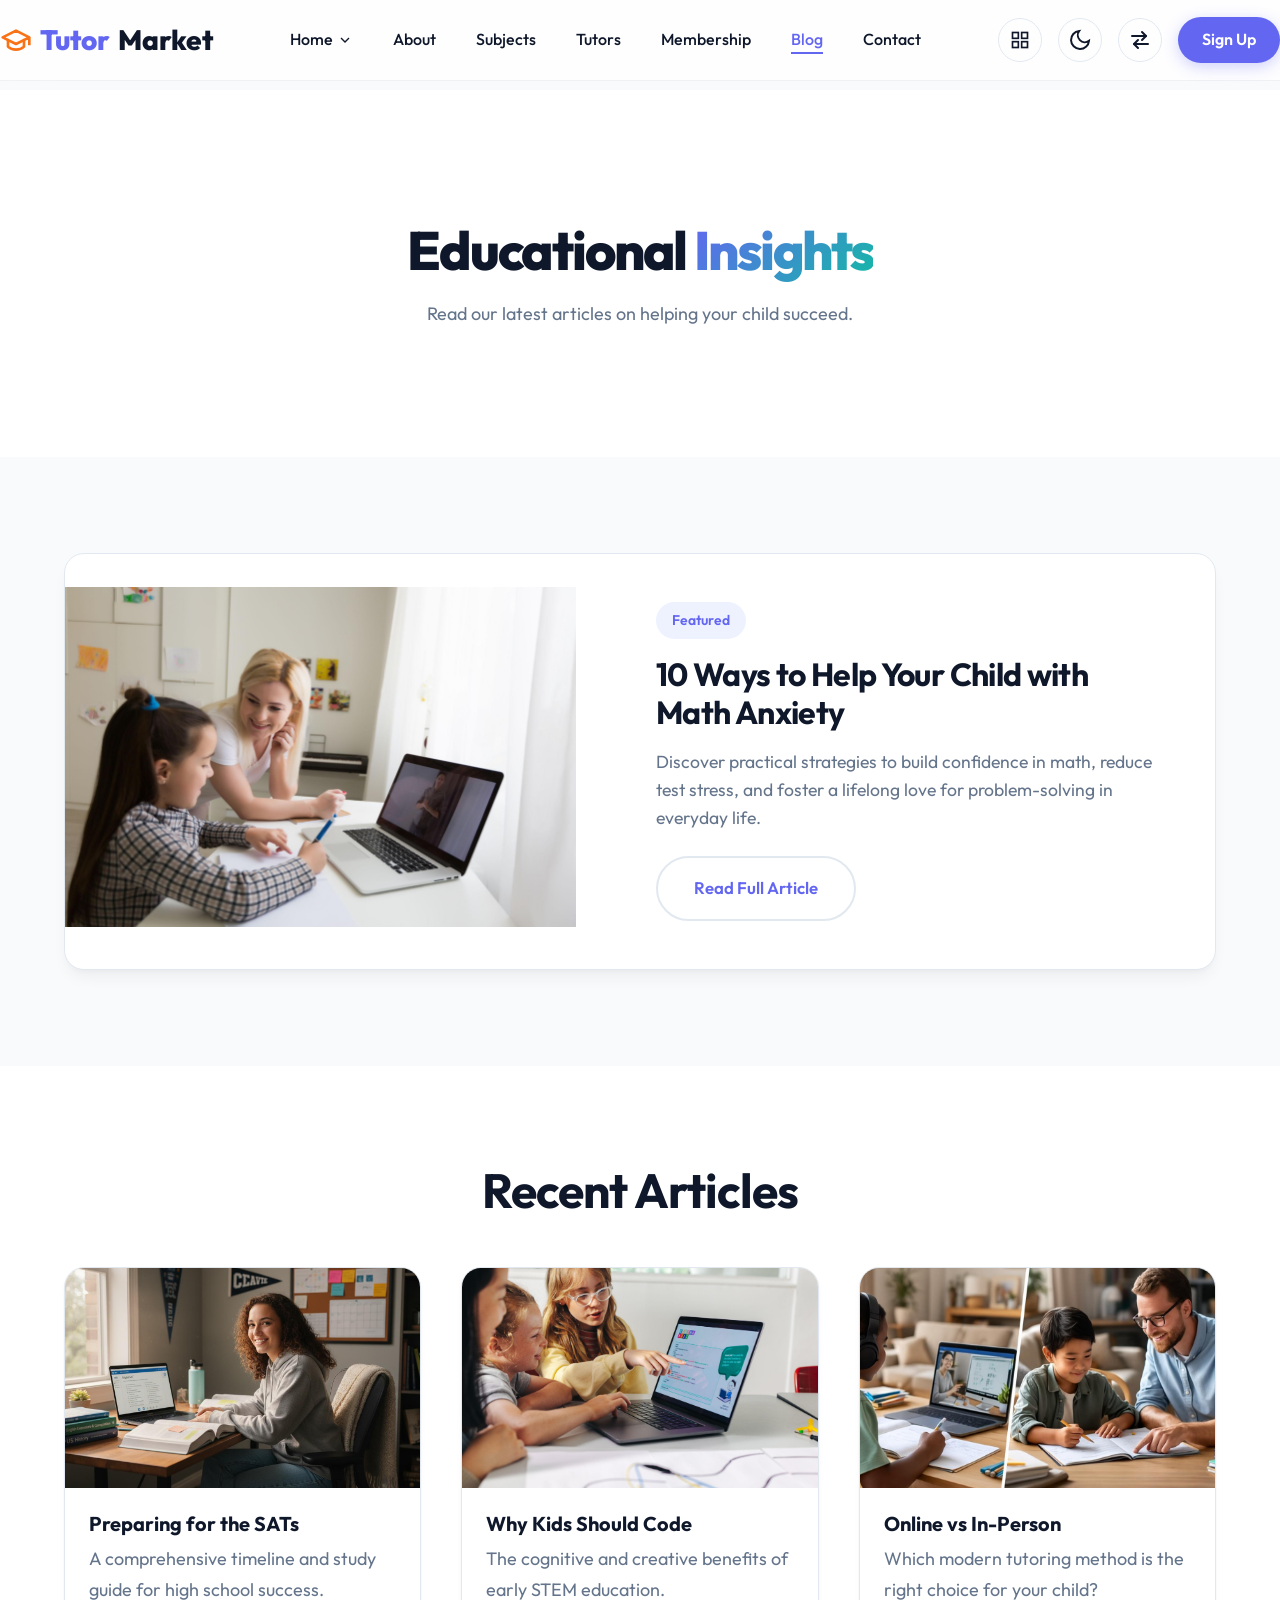
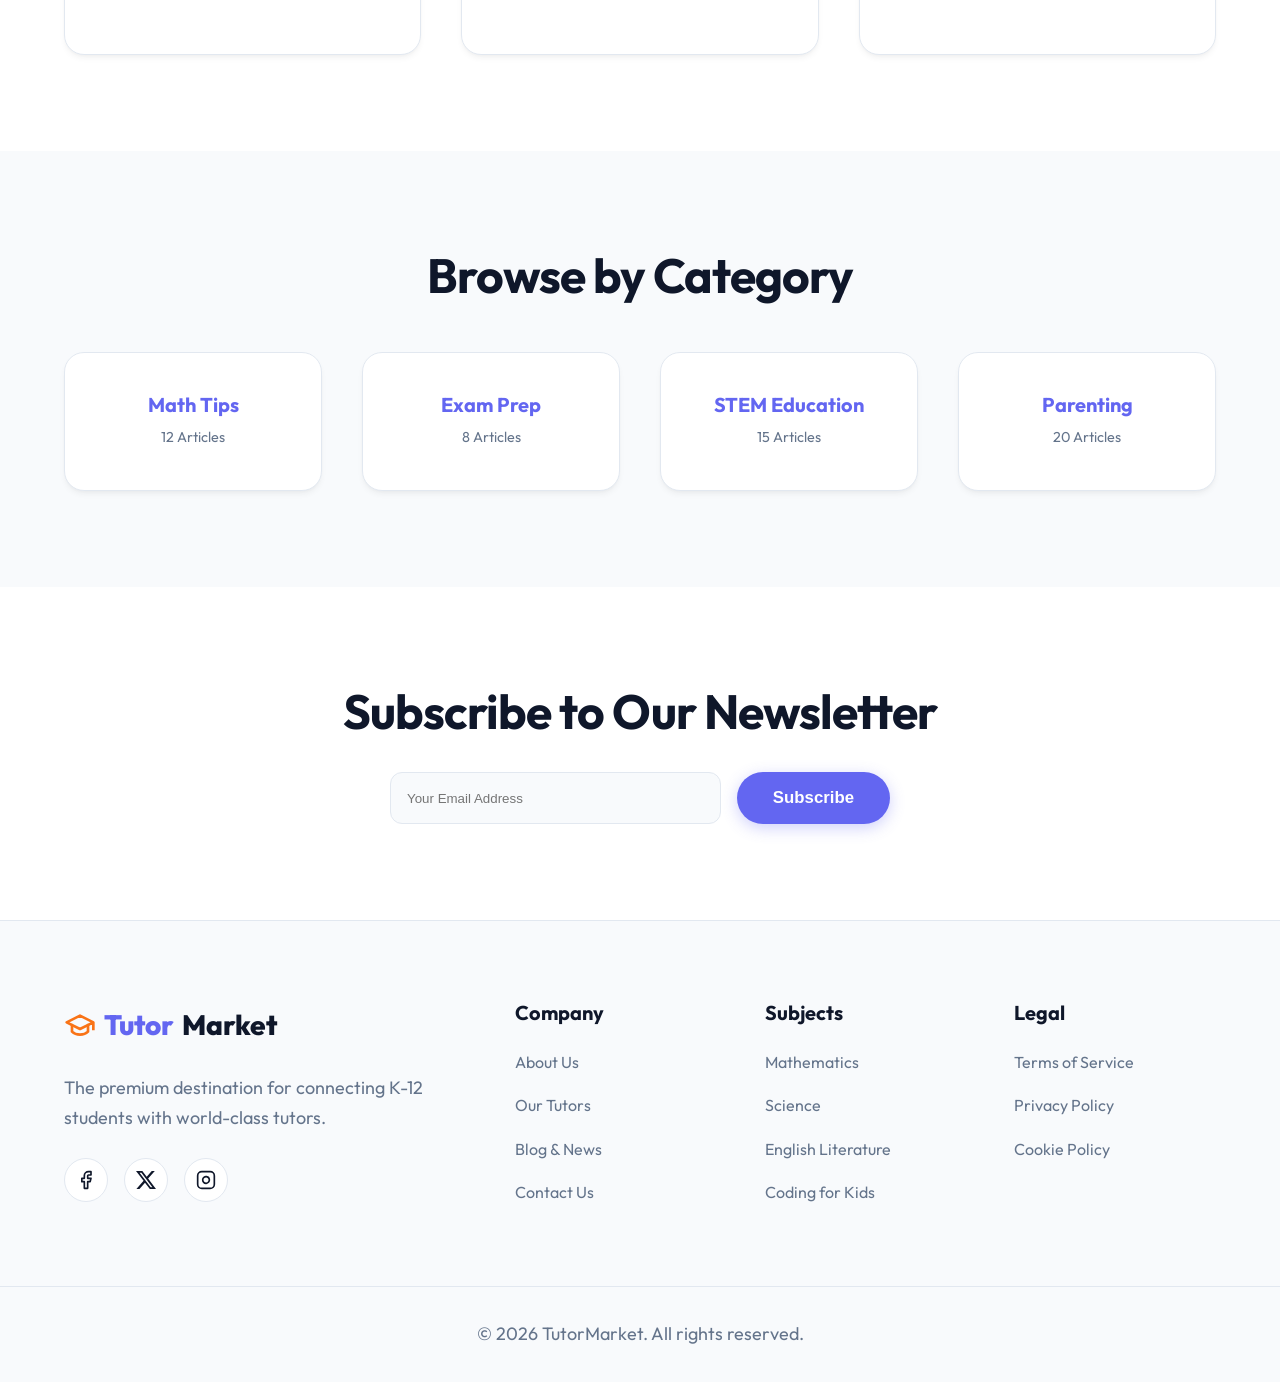
<file: blog.html>
<!DOCTYPE html>
<html lang="en">

<head>
    <meta charset="UTF-8">
    <meta name="viewport" content="width=device-width, initial-scale=1.0">
    <title>Blog - K-12 Online Tutoring</title>
    <meta name="description" content="Read our latest tips, news, and insights on K-12 education.">

    <!-- Favicon -->
    <link rel="icon" type="image/svg+xml" href="assets/images/favicon.svg">

    <!-- CSS -->
    <link rel="stylesheet" href="assets/css/style.css">
    <link rel="stylesheet" href="assets/css/dark-mode.css">
    <link rel="stylesheet" href="assets/css/rtl.css">
</head>

<body>
    <!-- NAVIGATION -->
    <nav class="navbar">
        <div class="container navbar-inner"
            style="display: flex; justify-content: space-between; align-items: center; padding: 1rem 0;">
            <div class="logo">
                <a href="index.html"
                    style="font-size: 1.75rem; font-weight: 800; color: var(--primary); display: flex; align-items: center; gap: 0.5rem;">
                    <svg viewBox="0 0 24 24" fill="none" stroke="currentColor" stroke-width="2" style="width: 32px; height: 32px; color: var(--secondary);">
                        <path d="M22 10v6M2 10l10-5 10 5-10 5z" stroke-linejoin="round"></path>
                        <path d="M6 12v5c3 3 9 3 12 0v-5" stroke-linecap="round" stroke-linejoin="round"></path>
                    </svg>
                    Tutor<span style="color: var(--text-primary)">Market</span>
                </a>
            </div>

            <ul class="nav-links">
                <li class="dropdown" style="position: relative;">
                    <a href="javascript:void(0)" class="dropdown-toggle" style="display: flex; align-items: center; gap: 4px;">
                        Home <svg viewBox="0 0 24 24" fill="none" stroke="currentColor" stroke-width="2" style="width: 16px; height: 16px;"><polyline points="6 9 12 15 18 9"></polyline></svg>
                    </a>
                    <ul class="dropdown-menu" style="position: absolute; top: 100%; left: 0; background: var(--card-bg); border: 1px solid var(--border-color); border-radius: var(--radius-sm); padding: 0.5rem 0; min-width: 150px; display: none; flex-direction: column; gap: 0.5rem; box-shadow: var(--shadow-hover);">
                        <li><a href="index.html" style="display: block; padding: 0.5rem 1.5rem;">Home 1</a></li>
                        <li><a href="home-2.html" style="display: block; padding: 0.5rem 1.5rem;">Home 2</a></li>
                    </ul>
                </li>
                <li><a href="about.html">About</a></li>
                <li><a href="subjects.html">Subjects</a></li>
                <li><a href="tutors.html">Tutors</a></li>
                <li><a href="membership.html">Membership</a></li>
                <li><a href="blog.html" class="active">Blog</a></li>
                <li><a href="contact.html">Contact</a></li>
                
                
                
                <li class="mobile-action-row mobile-only" style="flex-direction: column; gap: 1rem; align-items: center; width: 100%; margin-top: 1rem;">
                    <div style="display: flex; gap: 1.5rem; justify-content: center; align-items: center; width: 100%;">
                <button class="btn-icon-only dark-mode-toggle" aria-label="Dark Mode">
                            <svg viewBox="0 0 24 24" fill="none" stroke="currentColor" stroke-width="2" style="width: 20px; height: 20px;"><path d="M21 12.79A9 9 0 1 1 11.21 3 7 7 0 0 0 21 12.79z"></path></svg>
                        </button>
                        <button class="btn-icon-only rtl-toggle" aria-label="Toggle RTL">
                            <svg viewBox="0 0 24 24" fill="none" stroke="currentColor" stroke-width="2" stroke-linecap="round" stroke-linejoin="round" style="width: 20px; height: 20px;">
                                <path d="M14 4l4 4-4 4"></path><path d="M18 8H4"></path><path d="M10 20l-4-4 4-4"></path><path d="M6 16h14"></path>
                            </svg>
                        </button>
                    </div>
                    <a href="register.html" class="btn btn-primary mobile-signup" style="width: 80%; text-align: center;">Sign Up</a>
                </li>
            </ul>

            <div class="nav-actions" style="display: flex; gap: 1rem; align-items: center;">
                <a href="dashboard.html" class="btn-icon-only" aria-label="Dashboard">
                            <svg viewBox="0 0 24 24" fill="none" stroke="currentColor" stroke-width="2" style="width: 20px; height: 20px;"><rect x="3" y="3" width="7" height="7"></rect><rect x="14" y="3" width="7" height="7"></rect><rect x="14" y="14" width="7" height="7"></rect><rect x="3" y="14" width="7" height="7"></rect></svg>
                        </a>
                <button id="darkModeToggle" class="btn-icon-only"
                    style="background: transparent; border: none; cursor: pointer; color: var(--text-primary);"
                    aria-label="Dark Mode">
                    <svg viewBox="0 0 24 24" fill="none" stroke="currentColor" stroke-width="2"
                        style="width: 24px; height: 24px;">
                        <path d="M21 12.79A9 9 0 1 1 11.21 3 7 7 0 0 0 21 12.79z"></path>
                    </svg>
                </button>
                <button id="rtlToggle" class="btn-icon-only"
                    style="background: transparent; border: none; cursor: pointer; color: var(--text-primary);"
                    aria-label="Toggle RTL">
                    <svg viewBox="0 0 24 24" fill="none" stroke="currentColor" stroke-width="2" stroke-linecap="round"
                        stroke-linejoin="round"
                        style="width: 24px; height: 24px;">
                        <path d="M14 4l4 4-4 4"></path>
                        <path d="M18 8H4"></path>
                        <path d="M10 20l-4-4 4-4"></path>
                        <path d="M6 16h14"></path>
                    </svg>
                </button>
                <a href="register.html" class="btn btn-primary desktop-signup" style="padding: 0.6rem 1.5rem; font-size: 1rem;">Sign
                    Up</a>
                <button class="mobile-menu-btn" aria-label="Menu">
                    <svg viewBox="0 0 24 24" fill="none" stroke="currentColor" stroke-width="2" style="width: 24px; height: 24px;">
                        <line x1="3" y1="12" x2="21" y2="12"></line>
                        <line x1="3" y1="6" x2="21" y2="6"></line>
                        <line x1="3" y1="18" x2="21" y2="18"></line>
                    </svg>
                </button>
            </div>
        </div>
    </nav>

    <!-- SECTION 1: HERO -->
    <header class="hero section-alt" style="padding: 8rem 0; text-align: center;">
        <div class="container reveal">
            <h1 style="font-size: clamp(36px, 5vw, 54px); margin-bottom: 1rem;">Educational <span
                    class="text-gradient">Insights</span></h1>
            <p style="max-width: 600px; margin: 0 auto;">Read our latest articles on helping your child succeed.</p>
        </div>
    </header>

    <!-- SECTION 2: FEATURED POST -->
    <section class="featured-post" style="padding: 6rem 0;">
        <div class="container">
            <div class="card reveal"
                style="display: flex; gap: 2rem; align-items: center; padding: 0; overflow: hidden; box-shadow: var(--shadow-md);">
                <div style="flex: 1; height: 100%; min-height: 350px;">
                    <img src="assets/images/blog1.jpg" alt="Featured Blog"
                        style="width: 100%; height: 100%; object-fit: cover;">
                </div>
                <div style="flex: 1; padding: 3rem;">
                    <div class="badge badge-primary" style="margin-bottom: 1rem;">Featured</div>
                    <h2 style="font-size: 2rem; margin-bottom: 1rem;">10 Ways to Help Your Child with Math Anxiety</h2>
                    <p
                        style="margin-bottom: 1.5rem; color: var(--text-secondary); font-size: 1.1rem; line-height: 1.6;">
                        Discover practical strategies to build confidence in math, reduce test stress, and foster a
                        lifelong love for problem-solving in everyday life.</p>
                    <a href="#" class="btn btn-outline">Read Full Article</a>
                </div>
            </div>
        </div>
    </section>

    <!-- SECTION 3: RECENT POSTS -->
    <section class="recent-posts section-alt" style="padding: 6rem 0;">
        <div class="container">
            <h2 class="reveal text-center">Recent Articles</h2>
            <div class="grid" style="grid-template-columns: repeat(3, 1fr); margin-top: 3rem;">
                <div class="card reveal"
                    style="padding: 0; overflow: hidden; display: flex; flex-direction: column; box-shadow: var(--shadow-sm);">
                    <img src="assets/images/blog2.jpg" alt="SATs"
                        style="height: 220px; width: 100%; object-fit: cover;">
                    <div style="padding: 1.5rem;">
                        <h3 style="margin-bottom: 0.5rem; font-size: 1.25rem;">Preparing for the SATs</h3>
                        <p style="color: var(--text-secondary);">A comprehensive timeline and study guide for high
                            school success.</p>
                    </div>
                </div>
                <div class="card reveal"
                    style="padding: 0; overflow: hidden; display: flex; flex-direction: column; box-shadow: var(--shadow-sm);">
                    <img src="assets/images/blog3.jpg" alt="Coding"
                        style="height: 220px; width: 100%; object-fit: cover;">
                    <div style="padding: 1.5rem;">
                        <h3 style="margin-bottom: 0.5rem; font-size: 1.25rem;">Why Kids Should Code</h3>
                        <p style="color: var(--text-secondary);">The cognitive and creative benefits of early STEM
                            education.</p>
                    </div>
                </div>
                <div class="card reveal"
                    style="padding: 0; overflow: hidden; display: flex; flex-direction: column; box-shadow: var(--shadow-sm);">
                    <img src="assets/images/blog4.jpg" alt="Online Tutoring"
                        style="height: 220px; width: 100%; object-fit: cover;">
                    <div style="padding: 1.5rem;">
                        <h3 style="margin-bottom: 0.5rem; font-size: 1.25rem;">Online vs In-Person</h3>
                        <p style="color: var(--text-secondary);">Which modern tutoring method is the right choice for
                            your child?</p>
                    </div>
                </div>
            </div>
        </div>
    </section>

    <!-- SECTION 3.5: CATEGORIES -->
    <section class="categories" style="padding: 6rem 0;">
        <div class="container">
            <h2 class="reveal text-center">Browse by Category</h2>
            <div class="grid" style="grid-template-columns: repeat(4, 1fr); margin-top: 3rem;">
                <a href="#" class="card reveal text-center hover-lift"
                    style="display: block; transition: var(--transition-normal); box-shadow: var(--shadow-sm);">
                    <h3 style="margin: 0; font-size: 1.25rem; color: var(--primary);">Math Tips</h3>
                    <p style="color: var(--text-secondary); margin: 0.5rem 0 0 0; font-size: 0.9rem;">12 Articles</p>
                </a>
                <a href="#" class="card reveal text-center hover-lift"
                    style="display: block; transition: var(--transition-normal); box-shadow: var(--shadow-sm);">
                    <h3 style="margin: 0; font-size: 1.25rem; color: var(--primary);">Exam Prep</h3>
                    <p style="color: var(--text-secondary); margin: 0.5rem 0 0 0; font-size: 0.9rem;">8 Articles</p>
                </a>
                <a href="#" class="card reveal text-center hover-lift"
                    style="display: block; transition: var(--transition-normal); box-shadow: var(--shadow-sm);">
                    <h3 style="margin: 0; font-size: 1.25rem; color: var(--primary);">STEM Education</h3>
                    <p style="color: var(--text-secondary); margin: 0.5rem 0 0 0; font-size: 0.9rem;">15 Articles</p>
                </a>
                <a href="#" class="card reveal text-center hover-lift"
                    style="display: block; transition: var(--transition-normal); box-shadow: var(--shadow-sm);">
                    <h3 style="margin: 0; font-size: 1.25rem; color: var(--primary);">Parenting</h3>
                    <p style="color: var(--text-secondary); margin: 0.5rem 0 0 0; font-size: 0.9rem;">20 Articles</p>
                </a>
            </div>
        </div>
    </section>

    <!-- SECTION 4: NEWSLETTER -->
    <section class="newsletter" style="padding: 6rem 0; text-align: center; background-color: var(--card-bg);">
        <div class="container reveal">
            <h2 style="margin-bottom: 2rem; color: var(--text-primary);">Subscribe to Our Newsletter</h2>
            <div style="display: flex; gap: 1rem; justify-content: center; max-width: 500px; margin: 0 auto;">
                <input type="email" placeholder="Your Email Address"
                    style="padding: 1rem; flex: 1; border: 1px solid var(--border-color); border-radius: var(--radius-sm); background-color: var(--bg-color); color: var(--text-primary); outline: none;">
                <button class="btn btn-primary">Subscribe</button>
            </div>
        </div>
    </section>

    <!-- SECTION 5: FOOTER -->
    <!-- FOOTER -->
    <footer style="padding: 5rem 0 2rem; background: var(--bg-color); border-top: 1px solid var(--border-color);">
        <div class="container footer-grid">
            <!-- Col 1 -->
            <div class="footer-col">
                <a href="index.html"
                    style="font-size: 1.75rem; font-weight: 800; color: var(--primary); display: flex; align-items: center; gap: 0.5rem; margin-bottom: 1.5rem;">
                    <svg viewBox="0 0 24 24" fill="none" stroke="currentColor" stroke-width="2" style="width: 32px; height: 32px; color: var(--secondary);">
                        <path d="M22 10v6M2 10l10-5 10 5-10 5z" stroke-linejoin="round"></path>
                        <path d="M6 12v5c3 3 9 3 12 0v-5" stroke-linecap="round" stroke-linejoin="round"></path>
                    </svg>
                    Tutor<span style="color: var(--text-primary)">Market</span>
                </a>
                <p>The premium destination for connecting K-12 students with world-class tutors.</p>
                <div class="social-icons">
                    <a href="#" class="social-icon"><svg width="20" height="20" viewBox="0 0 24 24" fill="none" stroke="currentColor" stroke-width="2" stroke-linecap="round" stroke-linejoin="round"><path d="M18 2h-3a5 5 0 0 0-5 5v3H7v4h3v8h4v-8h3l1-4h-4V7a1 1 0 0 1 1-1h3z"></path></svg></a>
                    <a href="#" class="social-icon"><svg width="20" height="20" viewBox="0 0 24 24" fill="currentColor" stroke="none">
                            <path d="M18.901 1.153h3.68l-8.04 9.19L24 22.846h-7.406l-5.8-7.584-6.638 7.584H.474l8.6-9.83L0 1.154h7.594l5.243 6.932ZM17.61 20.644h2.039L6.486 3.24H4.298Z"></path>
                        </svg></a>
                    <a href="#" class="social-icon"><svg width="20" height="20" viewBox="0 0 24 24" fill="none"
                            stroke="currentColor" stroke-width="2">
                            <rect x="2" y="2" width="20" height="20" rx="5" ry="5"></rect>
                            <path d="M16 11.37A4 4 0 1 1 12.63 8 4 4 0 0 1 16 11.37z"></path>
                            <line x1="17.5" y1="6.5" x2="17.51" y2="6.5"></line>
                        </svg></a>
                </div>
            </div>
            <!-- Col 2 -->
            <div class="footer-col">
                <h4>Company</h4>
                <ul>
                    <li><a href="about.html">About Us</a></li>
                    <li><a href="tutors.html">Our Tutors</a></li>
                    <li><a href="blog.html">Blog & News</a></li>
                    <li><a href="contact.html">Contact Us</a></li>
                </ul>
            </div>
            <!-- Col 3 -->
            <div class="footer-col">
                <h4>Subjects</h4>
                <ul>
                    <li><a href="subjects.html">Mathematics</a></li>
                    <li><a href="subjects.html">Science</a></li>
                    <li><a href="subjects.html">English Literature</a></li>
                    <li><a href="subjects.html">Coding for Kids</a></li>
                </ul>
            </div>
            <!-- Col 4 -->
            <div class="footer-col">
                <h4>Legal</h4>
                <ul>
                    <li><a href="#">Terms of Service</a></li>
                    <li><a href="#">Privacy Policy</a></li>
                    <li><a href="#">Cookie Policy</a></li>
                </ul>
            </div>
        </div>
        <div class="container"
            style="text-align: center; margin-top: 4rem; padding-top: 2rem; border-top: 1px solid var(--border-color);">
            <p style="margin: 0;">&copy; 2026 TutorMarket. All rights reserved.</p>
        </div>
    </footer>

    <!-- JS -->
    <script src="assets/js/main.js"></script>
</body>

</html>
</file>
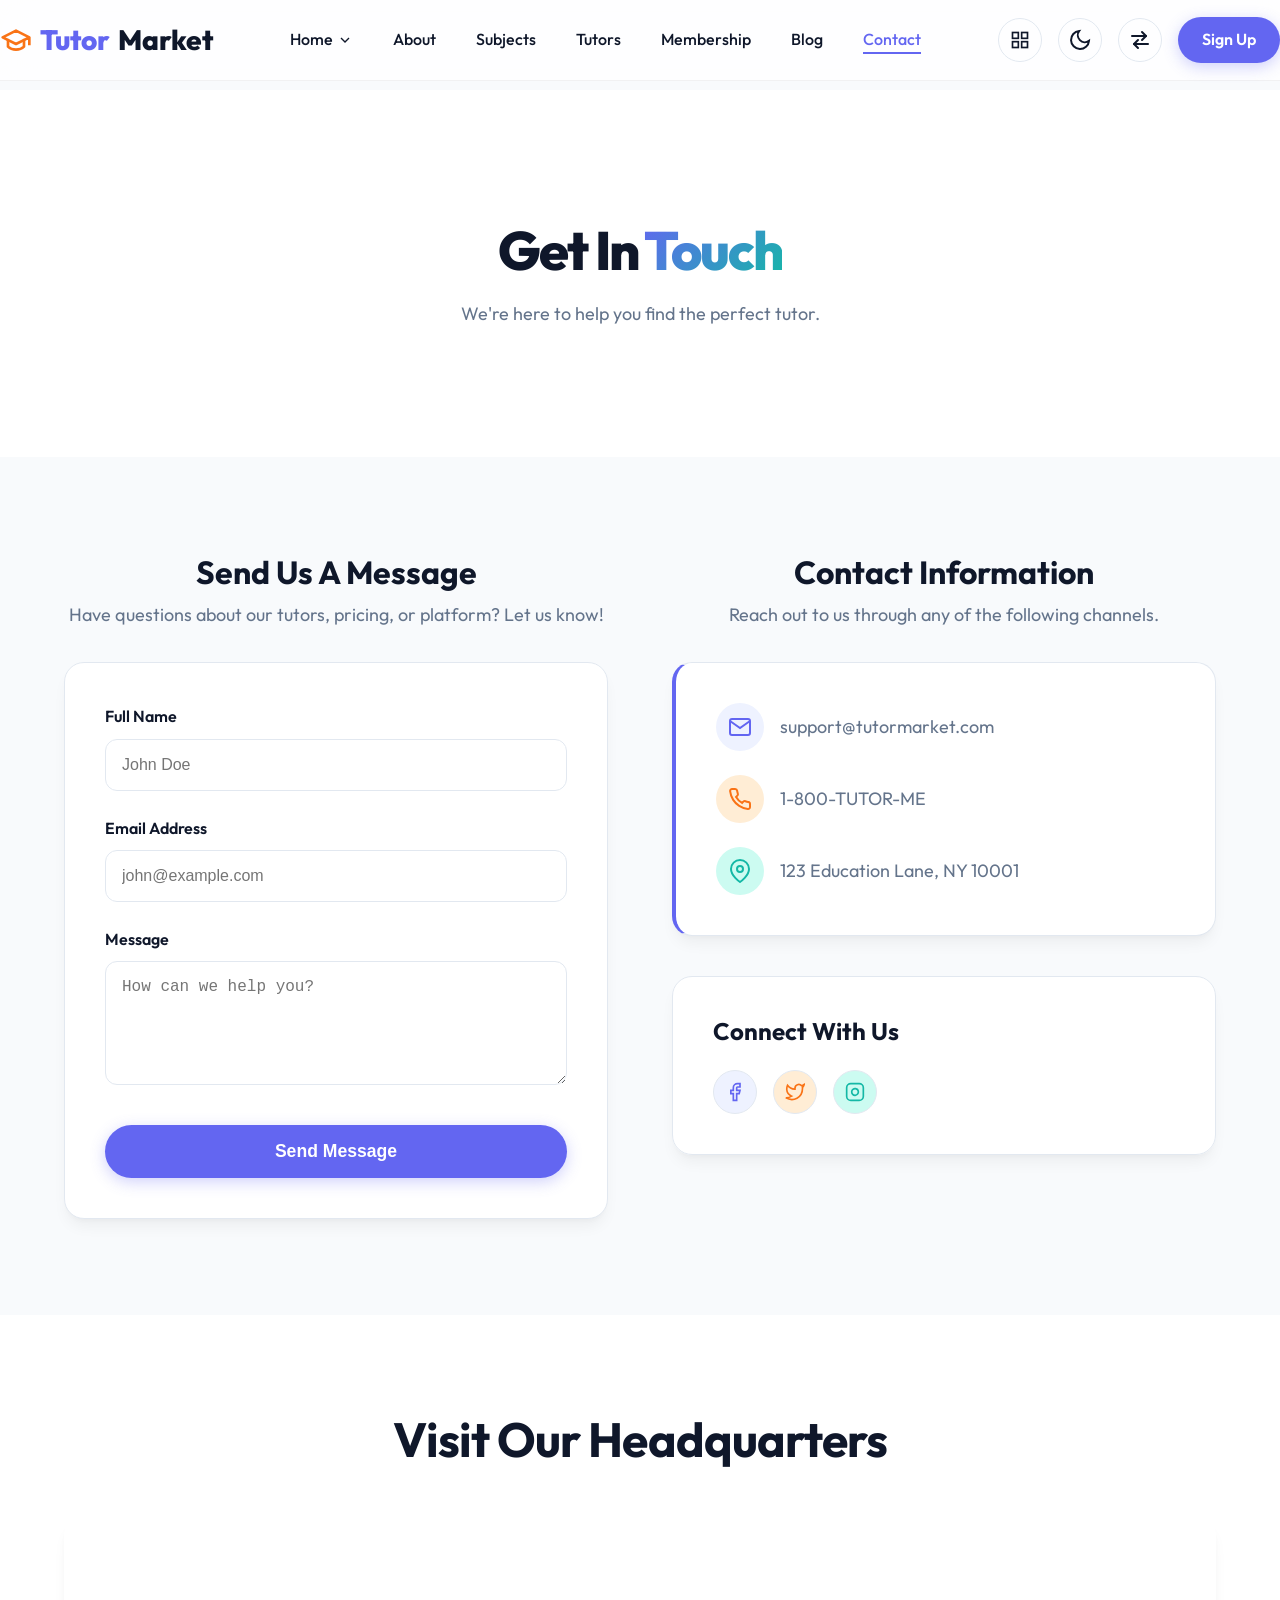
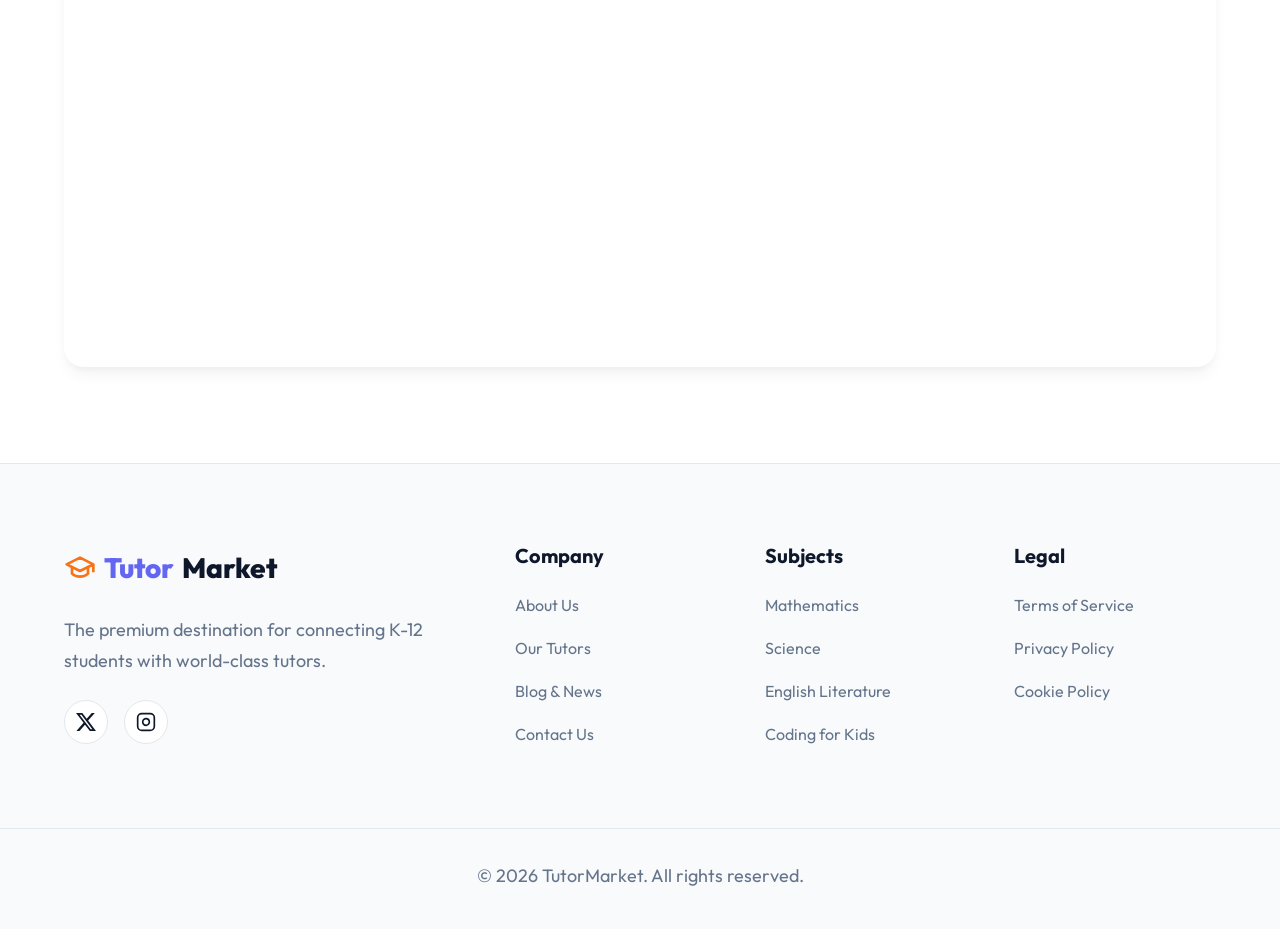
<file: contact.html>
﻿<!DOCTYPE html>
<html lang="en">

<head>
    <meta charset="UTF-8">
    <meta name="viewport" content="width=device-width, initial-scale=1.0">
    <title>Contact - K-12 Online Tutoring</title>
    <meta name="description" content="Get in touch with our team for support or inquiries.">

    <!-- Favicon -->
    <link rel="icon" type="image/svg+xml" href="assets/images/favicon.svg">

    <!-- CSS -->
    <link rel="stylesheet" href="assets/css/style.css">
    <link rel="stylesheet" href="assets/css/dark-mode.css">
    <link rel="stylesheet" href="assets/css/rtl.css">
</head>

<body>
    <!-- NAVIGATION -->
    <nav class="navbar">
        <div class="container navbar-inner"
            style="display: flex; justify-content: space-between; align-items: center; padding: 1rem 0;">
            <div class="logo">
                <a href="index.html"
                    style="font-size: 1.75rem; font-weight: 800; color: var(--primary); display: flex; align-items: center; gap: 0.5rem;">
                    <svg viewBox="0 0 24 24" fill="none" stroke="currentColor" stroke-width="2" style="width: 32px; height: 32px; color: var(--secondary);">
                        <path d="M22 10v6M2 10l10-5 10 5-10 5z" stroke-linejoin="round"></path>
                        <path d="M6 12v5c3 3 9 3 12 0v-5" stroke-linecap="round" stroke-linejoin="round"></path>
                    </svg>
                    Tutor<span style="color: var(--text-primary)">Market</span>
                </a>
            </div>

            <ul class="nav-links">
                <li class="dropdown" style="position: relative;">
                    <a href="javascript:void(0)" class="dropdown-toggle" style="display: flex; align-items: center; gap: 4px;">
                        Home <svg viewBox="0 0 24 24" fill="none" stroke="currentColor" stroke-width="2" style="width: 16px; height: 16px;"><polyline points="6 9 12 15 18 9"></polyline></svg>
                    </a>
                    <ul class="dropdown-menu" style="position: absolute; top: 100%; left: 0; background: var(--card-bg); border: 1px solid var(--border-color); border-radius: var(--radius-sm); padding: 0.5rem 0; min-width: 150px; display: none; flex-direction: column; gap: 0.5rem; box-shadow: var(--shadow-hover);">
                        <li><a href="index.html" style="display: block; padding: 0.5rem 1.5rem;">Home 1</a></li>
                        <li><a href="home-2.html" style="display: block; padding: 0.5rem 1.5rem;">Home 2</a></li>
                    </ul>
                </li>
                <li><a href="about.html">About</a></li>
                <li><a href="subjects.html">Subjects</a></li>
                <li><a href="tutors.html">Tutors</a></li>
                <li><a href="membership.html">Membership</a></li>
                <li><a href="blog.html">Blog</a></li>
                <li><a href="contact.html" class="active">Contact</a></li>
                
                
                
                <li class="mobile-action-row mobile-only" style="flex-direction: column; gap: 1rem; align-items: center; width: 100%; margin-top: 1rem;">
                    <div style="display: flex; gap: 1.5rem; justify-content: center; align-items: center; width: 100%;">
                <button class="btn-icon-only dark-mode-toggle" aria-label="Dark Mode">
                            <svg viewBox="0 0 24 24" fill="none" stroke="currentColor" stroke-width="2" style="width: 20px; height: 20px;"><path d="M21 12.79A9 9 0 1 1 11.21 3 7 7 0 0 0 21 12.79z"></path></svg>
                        </button>
                        <button class="btn-icon-only rtl-toggle" aria-label="Toggle RTL">
                            <svg viewBox="0 0 24 24" fill="none" stroke="currentColor" stroke-width="2" stroke-linecap="round" stroke-linejoin="round" style="width: 20px; height: 20px;">
                                <path d="M14 4l4 4-4 4"></path><path d="M18 8H4"></path><path d="M10 20l-4-4 4-4"></path><path d="M6 16h14"></path>
                            </svg>
                        </button>
                    </div>
                    <a href="register.html" class="btn btn-primary mobile-signup" style="width: 80%; text-align: center;">Sign Up</a>
                </li>
            </ul>

            <div class="nav-actions" style="display: flex; gap: 1rem; align-items: center;">
                <a href="dashboard.html" class="btn-icon-only" aria-label="Dashboard">
                            <svg viewBox="0 0 24 24" fill="none" stroke="currentColor" stroke-width="2" style="width: 20px; height: 20px;"><rect x="3" y="3" width="7" height="7"></rect><rect x="14" y="3" width="7" height="7"></rect><rect x="14" y="14" width="7" height="7"></rect><rect x="3" y="14" width="7" height="7"></rect></svg>
                        </a>
                <button id="darkModeToggle" class="btn-icon-only"
                    style="background: transparent; border: none; cursor: pointer; color: var(--text-primary);"
                    aria-label="Dark Mode">
                    <svg viewBox="0 0 24 24" fill="none" stroke="currentColor" stroke-width="2"
                        style="width: 24px; height: 24px;">
                        <path d="M21 12.79A9 9 0 1 1 11.21 3 7 7 0 0 0 21 12.79z"></path>
                    </svg>
                </button>
                <button id="rtlToggle" class="btn-icon-only"
                    style="background: transparent; border: none; cursor: pointer; color: var(--text-primary);"
                    aria-label="Toggle RTL">
                    <svg viewBox="0 0 24 24" fill="none" stroke="currentColor" stroke-width="2" stroke-linecap="round"
                        stroke-linejoin="round"
                        style="width: 24px; height: 24px;">
                        <path d="M14 4l4 4-4 4"></path>
                        <path d="M18 8H4"></path>
                        <path d="M10 20l-4-4 4-4"></path>
                        <path d="M6 16h14"></path>
                    </svg>
                </button>
                <a href="register.html" class="btn btn-primary desktop-signup" style="padding: 0.6rem 1.5rem; font-size: 1rem;">Sign
                    Up</a>
                <button class="mobile-menu-btn" aria-label="Menu">
                    <svg viewBox="0 0 24 24" fill="none" stroke="currentColor" stroke-width="2" style="width: 24px; height: 24px;">
                        <line x1="3" y1="12" x2="21" y2="12"></line>
                        <line x1="3" y1="6" x2="21" y2="6"></line>
                        <line x1="3" y1="18" x2="21" y2="18"></line>
                    </svg>
                </button>
            </div>
        </div>
    </nav>

    <!-- SECTION 1: HERO -->
    <header class="hero section-alt" style="padding: 8rem 0; text-align: center;">
        <div class="container reveal">
            <h1 style="font-size: clamp(36px, 5vw, 54px); margin-bottom: 1rem;">Get In <span
                    class="text-gradient">Touch</span></h1>
            <p style="max-width: 600px; margin: 0 auto;">We're here to help you find the perfect tutor.</p>
        </div>
    </header>

    <!-- SECTION 2: CONTACT FORM -->
    <section class="contact-form" style="padding: 6rem 0;">
        <div class="container grid" style="grid-template-columns: 1fr 1fr; gap: 4rem;">
            <div class="reveal">
                <h3 style="margin-bottom: 0.5rem; text-align: center; font-size: 2rem;">Send Us A Message</h3>
                <p style="margin-bottom: 2rem; color: var(--text-secondary); text-align: center;">Have questions about
                    our tutors, pricing, or platform? Let us know!</p>
                <form class="card"
                    style="display: flex; flex-direction: column; gap: 1.5rem; padding: clamp(1.5rem, 5vw, 2.5rem); box-shadow: var(--shadow-md);">
                    <div style="display: flex; flex-direction: column; gap: 0.5rem;">
                        <label style="font-weight: 600; color: var(--text-primary);">Full Name</label>
                        <input type="text" placeholder="John Doe"
                            style="padding: 1rem; border: 1px solid var(--border-color); border-radius: var(--radius-sm); font-size: 1rem; background: var(--bg-primary); color: var(--text-primary); transition: var(--transition-fast); outline: none;">
                    </div>
                    <div style="display: flex; flex-direction: column; gap: 0.5rem;">
                        <label style="font-weight: 600; color: var(--text-primary);">Email Address</label>
                        <input type="email" placeholder="john@example.com"
                            style="padding: 1rem; border: 1px solid var(--border-color); border-radius: var(--radius-sm); font-size: 1rem; background: var(--bg-primary); color: var(--text-primary); transition: var(--transition-fast); outline: none;">
                    </div>
                    <div style="display: flex; flex-direction: column; gap: 0.5rem;">
                        <label style="font-weight: 600; color: var(--text-primary);">Message</label>
                        <textarea placeholder="How can we help you?" rows="5"
                            style="padding: 1rem; border: 1px solid var(--border-color); border-radius: var(--radius-sm); font-size: 1rem; background: var(--bg-primary); color: var(--text-primary); transition: var(--transition-fast); outline: none;"></textarea>
                    </div>
                    <button type="submit" class="btn btn-primary"
                        style="margin-top: 1rem; padding: 1rem; font-size: 1.1rem;">Send Message</button>
                </form>
            </div>
            <div class="reveal" style="display: flex; flex-direction: column;">
                <div>
                    <h3 style="margin-bottom: 0.5rem; text-align: center; font-size: 2rem;">Contact Information</h3>
                    <p style="margin-bottom: 2rem; color: var(--text-secondary); text-align: center;">Reach out to us
                        through any of the following channels.</p>
                </div>
                <div class="card"
                    style="padding: clamp(1.5rem, 5vw, 2.5rem); box-shadow: var(--shadow-md); border-left: 4px solid var(--primary);">
                    <ul
                        style="line-height: 2; font-size: 1.125rem; list-style: none; padding: 0; margin: 0; display: flex; flex-direction: column; gap: 1.5rem; word-break: break-word;">
                        <li style="display: flex; align-items: center; gap: 1rem; color: var(--text-secondary);">
                            <div
                                style="background: var(--primary-light); color: var(--primary); padding: 0.75rem; border-radius: 50%; display: flex; align-items: center; justify-content: center; flex-shrink: 0;">
                                <svg width="24" height="24" viewBox="0 0 24 24" fill="none" stroke="currentColor"
                                    stroke-width="2">
                                    <path
                                        d="M4 4h16c1.1 0 2 .9 2 2v12c0 1.1-.9 2-2 2H4c-1.1 0-2-.9-2-2V6c0-1.1.9-2 2-2z">
                                    </path>
                                    <polyline points="22,6 12,13 2,6"></polyline>
                                </svg>
                            </div>
                            support@tutormarket.com
                        </li>
                        <li style="display: flex; align-items: center; gap: 1rem; color: var(--text-secondary);">
                            <div
                                style="background: var(--secondary-light); color: var(--secondary); padding: 0.75rem; border-radius: 50%; display: flex; align-items: center; justify-content: center; flex-shrink: 0;">
                                <svg width="24" height="24" viewBox="0 0 24 24" fill="none" stroke="currentColor"
                                    stroke-width="2">
                                    <path
                                        d="M22 16.92v3a2 2 0 0 1-2.18 2 19.79 19.79 0 0 1-8.63-3.07 19.5 19.5 0 0 1-6-6 19.79 19.79 0 0 1-3.07-8.67A2 2 0 0 1 4.11 2h3a2 2 0 0 1 2 1.72 12.84 12.84 0 0 0 .7 2.81 2 2 0 0 1-.45 2.11L8.09 9.91a16 16 0 0 0 6 6l1.27-1.27a2 2 0 0 1 2.11-.45 12.84 12.84 0 0 0 2.81.7A2 2 0 0 1 22 16.92z">
                                    </path>
                                </svg>
                            </div>
                            1-800-TUTOR-ME
                        </li>
                        <li style="display: flex; align-items: center; gap: 1rem; color: var(--text-secondary);">
                            <div
                                style="background: var(--accent-1-light); color: var(--accent-1); padding: 0.75rem; border-radius: 50%; display: flex; align-items: center; justify-content: center; flex-shrink: 0;">
                                <svg width="24" height="24" viewBox="0 0 24 24" fill="none" stroke="currentColor"
                                    stroke-width="2">
                                    <path d="M21 10c0 7-9 13-9 13s-9-6-9-13a9 9 0 0 1 18 0z"></path>
                                    <circle cx="12" cy="10" r="3"></circle>
                                </svg>
                            </div>
                            123 Education Lane, NY 10001
                        </li>
                    </ul>
                </div>

                <div class="card"
                    style="margin-top: 40px; padding: clamp(1.5rem, 5vw, 2.5rem); box-shadow: var(--shadow-md); background: linear-gradient(135deg, var(--card-bg), var(--bg-alt));">
                    <h3 style="margin-bottom: 1.5rem; font-size: 1.5rem;">Connect With Us</h3>
                    <div class="social-icons" style="margin-top: 0; display: flex; gap: 1rem;">
                        <a href="#" class="social-icon"
                            style="background: var(--primary-light); color: var(--primary);"><svg width="20" height="20"
                                viewBox="0 0 24 24" fill="none" stroke="currentColor" stroke-width="2">
                                <path d="M18 2h-3a5 5 0 0 0-5 5v3H7v4h3v8h4v-8h3l1-4h-4V7a1 1 0 0 1 1-1h3z"></path>
                            </svg></a>
                        <a href="#" class="social-icon"
                            style="background: var(--secondary-light); color: var(--secondary);"><svg width="20"
                                height="20" viewBox="0 0 24 24" fill="none" stroke="currentColor" stroke-width="2">
                                <path
                                    d="M23 3a10.9 10.9 0 0 1-3.14 1.53 4.48 4.48 0 0 0-7.86 3v1A10.66 10.66 0 0 1 3 4s-4 9 5 13a11.64 11.64 0 0 1-7 2c9 5 20 0 20-11.5a4.5 4.5 0 0 0-.08-.83A7.72 7.72 0 0 0 23 3z">
                                </path>
                            </svg></a>
                        <a href="#" class="social-icon"
                            style="background: var(--accent-1-light); color: var(--accent-1);"><svg width="20"
                                height="20" viewBox="0 0 24 24" fill="none" stroke="currentColor" stroke-width="2">
                                <rect x="2" y="2" width="20" height="20" rx="5" ry="5"></rect>
                                <path d="M16 11.37A4 4 0 1 1 12.63 8 4 4 0 0 1 16 11.37z"></path>
                                <line x1="17.5" y1="6.5" x2="17.51" y2="6.5"></line>
                            </svg></a>
                    </div>
                </div>
            </div>
        </div>
    </section>

    <!-- SECTION 3: MAP -->
    <section class="map section-alt" style="padding: 6rem 0;">
        <div class="container text-center reveal">
            <h2 style="margin-bottom: 3rem;">Visit Our Headquarters</h2>
            <div
                style="width: 100%; border-radius: var(--radius-md); overflow: hidden; box-shadow: var(--shadow-md); display: flex;">
                <iframe
                    src="https://www.google.com/maps/embed?pb=!1m18!1m12!1m3!1d3022.2158865764027!2d-73.99264222384784!3d40.75717313485744!2m3!1f0!2f0!3f0!3m2!1i1024!2i768!4f13.1!3m3!1m2!1s0x89c25854898c0dc1%3A0x868b4ef207555627!2s123%20Broadway%2C%20New%20York%2C%20NY%2010001!5e0!3m2!1sen!2sus!4v1711200000000!5m2!1sen!2sus"
                    width="100%" height="450" style="border:0;" allowfullscreen="" loading="lazy"
                    referrerpolicy="no-referrer-when-downgrade"></iframe>
            </div>
        </div>
    </section>

    <!-- SECTION 5: FOOTER -->
    <!-- FOOTER -->
    <footer style="padding: 5rem 0 2rem; background: var(--bg-color); border-top: 1px solid var(--border-color);">
        <div class="container footer-grid">
            <!-- Col 1 -->
            <div class="footer-col">
                <a href="index.html"
                    style="font-size: 1.75rem; font-weight: 800; color: var(--primary); display: flex; align-items: center; gap: 0.5rem; margin-bottom: 1.5rem;">
                    <svg viewBox="0 0 24 24" fill="none" stroke="currentColor" stroke-width="2" style="width: 32px; height: 32px; color: var(--secondary);">
                        <path d="M22 10v6M2 10l10-5 10 5-10 5z" stroke-linejoin="round"></path>
                        <path d="M6 12v5c3 3 9 3 12 0v-5" stroke-linecap="round" stroke-linejoin="round"></path>
                    </svg>
                    Tutor<span style="color: var(--text-primary)">Market</span>
                </a>
                <p>The premium destination for connecting K-12 students with world-class tutors.</p>
                <div class="social-icons">
                    <a href="#" class="social-icon"><svg width="20" height="20" viewBox="0 0 24 24" fill="currentColor" stroke="none">
                            <path d="M18.901 1.153h3.68l-8.04 9.19L24 22.846h-7.406l-5.8-7.584-6.638 7.584H.474l8.6-9.83L0 1.154h7.594l5.243 6.932ZM17.61 20.644h2.039L6.486 3.24H4.298Z"></path>
                        </svg></a>
                    <a href="#" class="social-icon"><svg width="20" height="20" viewBox="0 0 24 24" fill="none"
                            stroke="currentColor" stroke-width="2">
                            <rect x="2" y="2" width="20" height="20" rx="5" ry="5"></rect>
                            <path d="M16 11.37A4 4 0 1 1 12.63 8 4 4 0 0 1 16 11.37z"></path>
                            <line x1="17.5" y1="6.5" x2="17.51" y2="6.5"></line>
                        </svg></a>
                </div>
            </div>
            <!-- Col 2 -->
            <div class="footer-col">
                <h4>Company</h4>
                <ul>
                    <li><a href="about.html">About Us</a></li>
                    <li><a href="tutors.html">Our Tutors</a></li>
                    <li><a href="blog.html">Blog & News</a></li>
                    <li><a href="contact.html">Contact Us</a></li>
                </ul>
            </div>
            <!-- Col 3 -->
            <div class="footer-col">
                <h4>Subjects</h4>
                <ul>
                    <li><a href="subjects.html">Mathematics</a></li>
                    <li><a href="subjects.html">Science</a></li>
                    <li><a href="subjects.html">English Literature</a></li>
                    <li><a href="subjects.html">Coding for Kids</a></li>
                </ul>
            </div>
            <!-- Col 4 -->
            <div class="footer-col">
                <h4>Legal</h4>
                <ul>
                    <li><a href="#">Terms of Service</a></li>
                    <li><a href="#">Privacy Policy</a></li>
                    <li><a href="#">Cookie Policy</a></li>
                </ul>
            </div>
        </div>
        <div class="container"
            style="text-align: center; margin-top: 4rem; padding-top: 2rem; border-top: 1px solid var(--border-color);">
            <p style="margin: 0;">&copy; 2026 TutorMarket. All rights reserved.</p>
        </div>
    </footer>

    <!-- JS -->
    <script src="assets/js/main.js"></script>
</body>

</html>
</file>
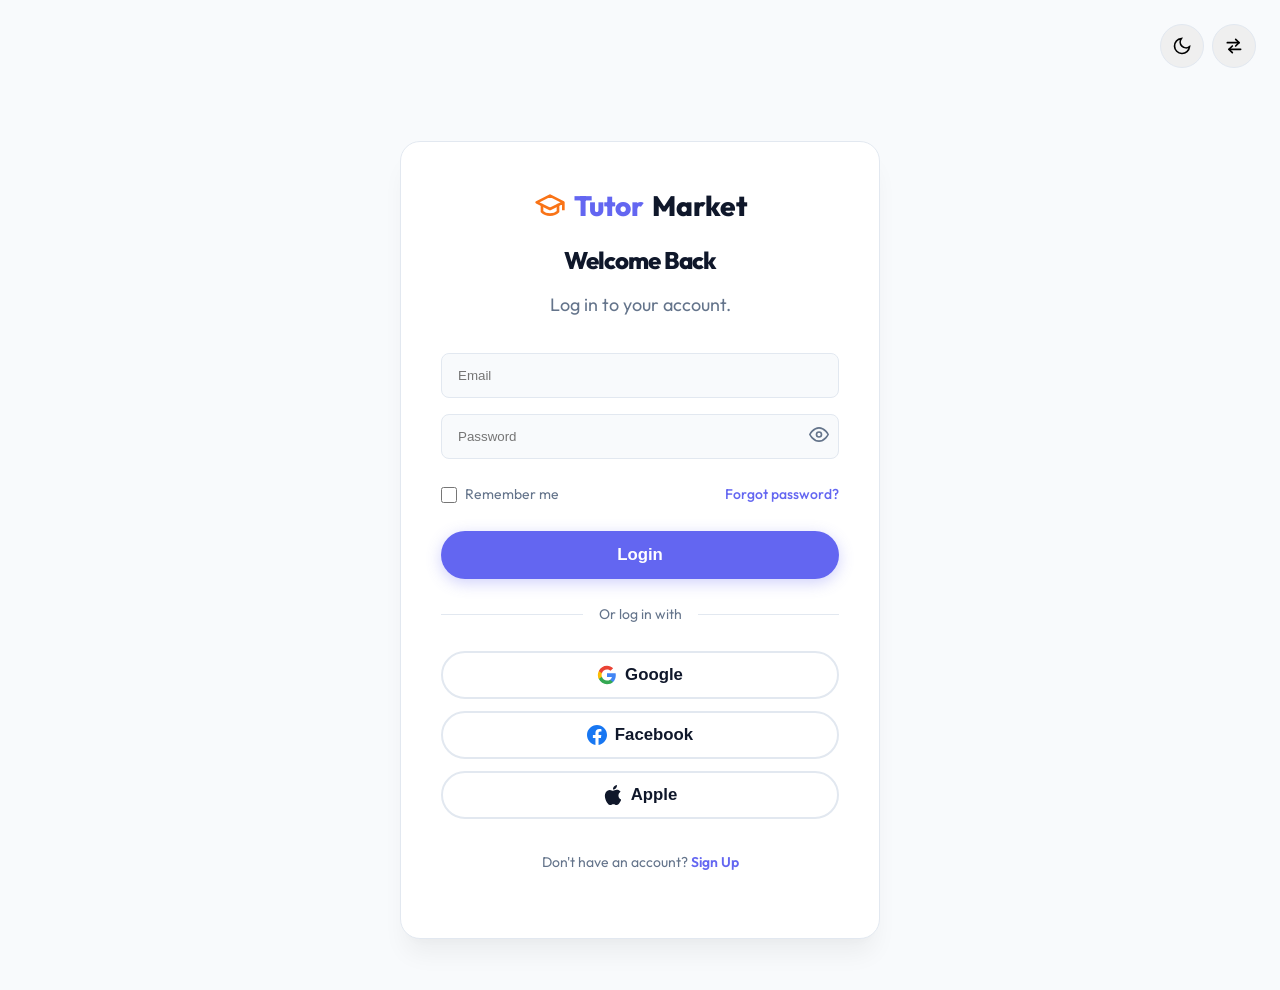
<file: login.html>
﻿<!DOCTYPE html>
<html lang="en">

<head>
    <meta charset="UTF-8">
    <meta name="viewport" content="width=device-width, initial-scale=1.0">
    <title>Login - TutorMarket</title>
    <meta name="description" content="Login to your account.">

    <!-- Favicon -->
    <link rel="icon" type="image/svg+xml" href="assets/images/favicon.svg">

    <!-- CSS -->
    <link rel="stylesheet" href="assets/css/style.css">
    <link rel="stylesheet" href="assets/css/dark-mode.css">
    <link rel="stylesheet" href="assets/css/rtl.css">
</head>

<body>
    <!-- Top Right Icons -->
    <div style="position: absolute; top: 1.5rem; inset-inline-end: 1.5rem; display: flex; gap: 0.5rem; z-index: 10;">
        <button id="darkModeToggle" class="btn-icon-only" aria-label="Dark Mode">
            <svg viewBox="0 0 24 24" fill="none" stroke="currentColor" stroke-width="2"
                style="width: 20px; height: 20px;">
                <path d="M21 12.79A9 9 0 1 1 11.21 3 7 7 0 0 0 21 12.79z"></path>
            </svg>
        </button>
        <button id="rtlToggle" class="btn-icon-only" aria-label="Toggle RTL">
            <svg viewBox="0 0 24 24" fill="none" stroke="currentColor" stroke-width="2" stroke-linecap="round"
                stroke-linejoin="round" style="width: 20px; height: 20px;">
                <path d="M14 4l4 4-4 4"></path>
                <path d="M18 8H4"></path>
                <path d="M10 20l-4-4 4-4"></path>
                <path d="M6 16h14"></path>
            </svg>
        </button>
    </div>

    <div
        style="min-height: 100vh; display: flex; align-items: center; justify-content: center; padding: 2rem 1rem; background: var(--bg-color);">
        <div class="card reveal" style="width: 100%; max-width: 480px; padding: 2.5rem; box-shadow: var(--shadow-lg);">
            <!-- Logo inside box -->
            <div style="text-align: center; margin-bottom: 2rem;">
                <a href="index.html"
                    style="font-size: 1.75rem; font-weight: 800; color: var(--primary); display: inline-flex; align-items: center; gap: 0.5rem; text-decoration: none;">
                    <svg viewBox="0 0 24 24" fill="none" stroke="currentColor" stroke-width="2" style="width: 32px; height: 32px; color: var(--secondary);">
                        <path d="M22 10v6M2 10l10-5 10 5-10 5z" stroke-linejoin="round"></path>
                        <path d="M6 12v5c3 3 9 3 12 0v-5" stroke-linecap="round" stroke-linejoin="round"></path>
                    </svg>
                    Tutor<span style="color: var(--text-primary)">Market</span>
                </a>
                <h1 style="font-size: 1.5rem; margin-top: 1rem;">Welcome Back</h1>
                <p style="color: var(--text-secondary);">Log in to your account.</p>
            </div>

            <form style="display: flex; flex-direction: column; gap: 1rem;">
                <input type="email" placeholder="Email"
                    style="width: 100%; padding: 0.875rem 1rem; border: 1px solid var(--border-color); border-radius: 8px; background: var(--bg-color); color: var(--text-primary); outline: none;">

                <div style="position: relative;">
                    <input type="password" id="login-password" placeholder="Password"
                        style="width: 100%; padding: 0.875rem 2.5rem 0.875rem 1rem; border: 1px solid var(--border-color); border-radius: 8px; background: var(--bg-color); color: var(--text-primary); outline: none;">
                    <button type="button" onclick="togglePassword('login-password', this)"
                        style="position: absolute; right: 10px; top: 50%; transform: translateY(-50%); background: none; border: none; cursor: pointer; color: var(--text-secondary);">
                        <svg class="eye-icon" viewBox="0 0 24 24" width="20" height="20" stroke="currentColor"
                            stroke-width="2" fill="none" stroke-linecap="round" stroke-linejoin="round">
                            <path d="M1 12s4-8 11-8 11 8 11 8-4 8-11 8-11-8-11-8z"></path>
                            <circle cx="12" cy="12" r="3"></circle>
                        </svg>
                    </button>
                </div>

                <div
                    style="display: flex; align-items: center; justify-content: space-between; font-size: 0.875rem; margin-top: 0.5rem;">
                    <label
                        style="display: flex; align-items: center; gap: 0.5rem; cursor: pointer; color: var(--text-secondary);">
                        <input type="checkbox" style="width: 16px; height: 16px; accent-color: var(--primary);">
                        <span>Remember me</span>
                    </label>
                    <a href="#" class="hover-underline"
                        style="color: var(--primary); text-decoration: none; font-weight: 500;">Forgot password?</a>
                </div>

                <button type="submit" class="btn btn-primary"
                    style="width: 100%; padding: 0.875rem; margin-top: 0.5rem;">Login</button>
            </form>

            <div
                style="display: flex; align-items: center; margin: 1.5rem 0; color: var(--text-secondary); font-size: 0.875rem;">
                <div style="flex: 1; height: 1px; background: var(--border-color);"></div>
                <span style="padding: 0 1rem;">Or log in with</span>
                <div style="flex: 1; height: 1px; background: var(--border-color);"></div>
            </div>

            <div style="display: flex; flex-direction: column; gap: 0.75rem;">
                <button class="btn btn-outline"
                    style="width: 100%; display: flex; align-items: center; justify-content: center; gap: 0.5rem; padding: 0.75rem; background: var(--card-bg); color: var(--text-primary); border-color: var(--border-color);">
                    <svg viewBox="0 0 24 24" width="20" height="20" xmlns="http://www.w3.org/2000/svg">
                        <path
                            d="M22.56 12.25c0-.78-.07-1.53-.2-2.25H12v4.26h5.92c-.26 1.37-1.04 2.53-2.21 3.31v2.77h3.57c2.08-1.92 3.28-4.74 3.28-8.09z"
                            fill="#4285F4" />
                        <path
                            d="M12 23c2.97 0 5.46-.98 7.28-2.66l-3.57-2.77c-.98.66-2.23 1.06-3.71 1.06-2.86 0-5.29-1.93-6.16-4.53H2.18v2.84C3.99 20.53 7.7 23 12 23z"
                            fill="#34A853" />
                        <path
                            d="M5.84 14.09c-.22-.66-.35-1.36-.35-2.09s.13-1.43.35-2.09V7.07H2.18C1.43 8.55 1 10.22 1 12s.43 3.45 1.18 4.93l2.85-2.22.81-.62z"
                            fill="#FBBC05" />
                        <path
                            d="M12 5.38c1.62 0 3.06.56 4.21 1.64l3.15-3.15C17.45 2.09 14.97 1 12 1 7.7 1 3.99 3.47 2.18 7.07l3.66 2.84c.87-2.6 3.3-4.53 6.16-4.53z"
                            fill="#EA4335" />
                    </svg>
                    Google
                </button>
                <button class="btn btn-outline"
                    style="width: 100%; display: flex; align-items: center; justify-content: center; gap: 0.5rem; padding: 0.75rem; background: var(--card-bg); color: var(--text-primary); border-color: var(--border-color);">
                    <svg viewBox="0 0 24 24" width="20" height="20" fill="#1877F2" xmlns="http://www.w3.org/2000/svg">
                        <path
                            d="M24 12.073c0-6.627-5.373-12-12-12s-12 5.373-12 12c0 5.99 4.388 10.954 10.125 11.854v-8.385H7.078v-3.469h3.047V9.43c0-3.007 1.792-4.669 4.533-4.669 1.312 0 2.686.235 2.686.235v2.953H15.83c-1.491 0-1.956.925-1.956 1.874v2.25h3.328l-.532 3.469h-2.796v8.385C19.612 23.027 24 18.062 24 12.073z" />
                    </svg>
                    Facebook
                </button>
                <button class="btn btn-outline"
                    style="width: 100%; display: flex; align-items: center; justify-content: center; gap: 0.5rem; padding: 0.75rem; background: var(--card-bg); color: var(--text-primary); border-color: var(--border-color);">
                    <svg viewBox="0 0 24 24" width="20" height="20" fill="currentColor"
                        xmlns="http://www.w3.org/2000/svg">
                        <path
                            d="M12.152 6.896c-.948 0-2.415-1.078-3.96-1.04-2.04.027-3.91 1.183-4.961 3.014-2.117 3.675-.546 9.103 1.519 12.09 1.013 1.454 2.208 3.126 3.792 3.04 1.52-.087 2.096-.987 3.935-.987 1.831 0 2.35.987 3.96.948 1.647-.026 2.669-1.49 3.665-2.95 1.16-1.69 1.636-3.325 1.662-3.415-.039-.013-3.182-1.221-3.22-4.857-.026-3.04 2.482-4.494 2.597-4.559-1.429-2.09-3.623-2.324-4.39-2.376-2-.156-3.675 1.09-4.61 1.09zM15.53 3.83c.843-1.012 1.4-2.427 1.245-3.83-1.207.052-2.662.805-3.532 1.818-.78.896-1.459 2.338-1.273 3.714 1.338.104 2.715-.688 3.56-1.702z" />
                    </svg>
                    Apple
                </button>
            </div>

            <p style="text-align: center; margin-top: 2rem; font-size: 0.875rem; color: var(--text-secondary);">
                Don't have an account? <a href="register.html" class="hover-underline"
                    style="color: var(--primary); font-weight: 600; text-decoration: none;">Sign Up</a>
            </p>
        </div>
    </div>

    <!-- JS for Eye Icon -->
    <script>
        function togglePassword(inputId, btn) {
            const input = document.getElementById(inputId);
            const icon = btn.querySelector('svg');
            if (input.type === 'password') {
                input.type = 'text';
                icon.innerHTML = '<path d="M17.94 17.94A10.07 10.07 0 0 1 12 20c-7 0-11-8-11-8a18.45 18.45 0 0 1 5.06-5.94M9.9 4.24A9.12 9.12 0 0 1 12 4c7 0 11 8 11 8a18.5 18.5 0 0 1-2.16 3.19m-6.72-1.07a3 3 0 1 1-4.24-4.24"></path><line x1="1" y1="1" x2="23" y2="23"></line>';
            } else {
                input.type = 'password';
                icon.innerHTML = '<path d="M1 12s4-8 11-8 11 8 11 8-4 8-11 8-11-8-11-8z"></path><circle cx="12" cy="12" r="3"></circle>';
            }
        }
    </script>
    <script src="assets/js/main.js"></script>
</body>

</html>
</file>
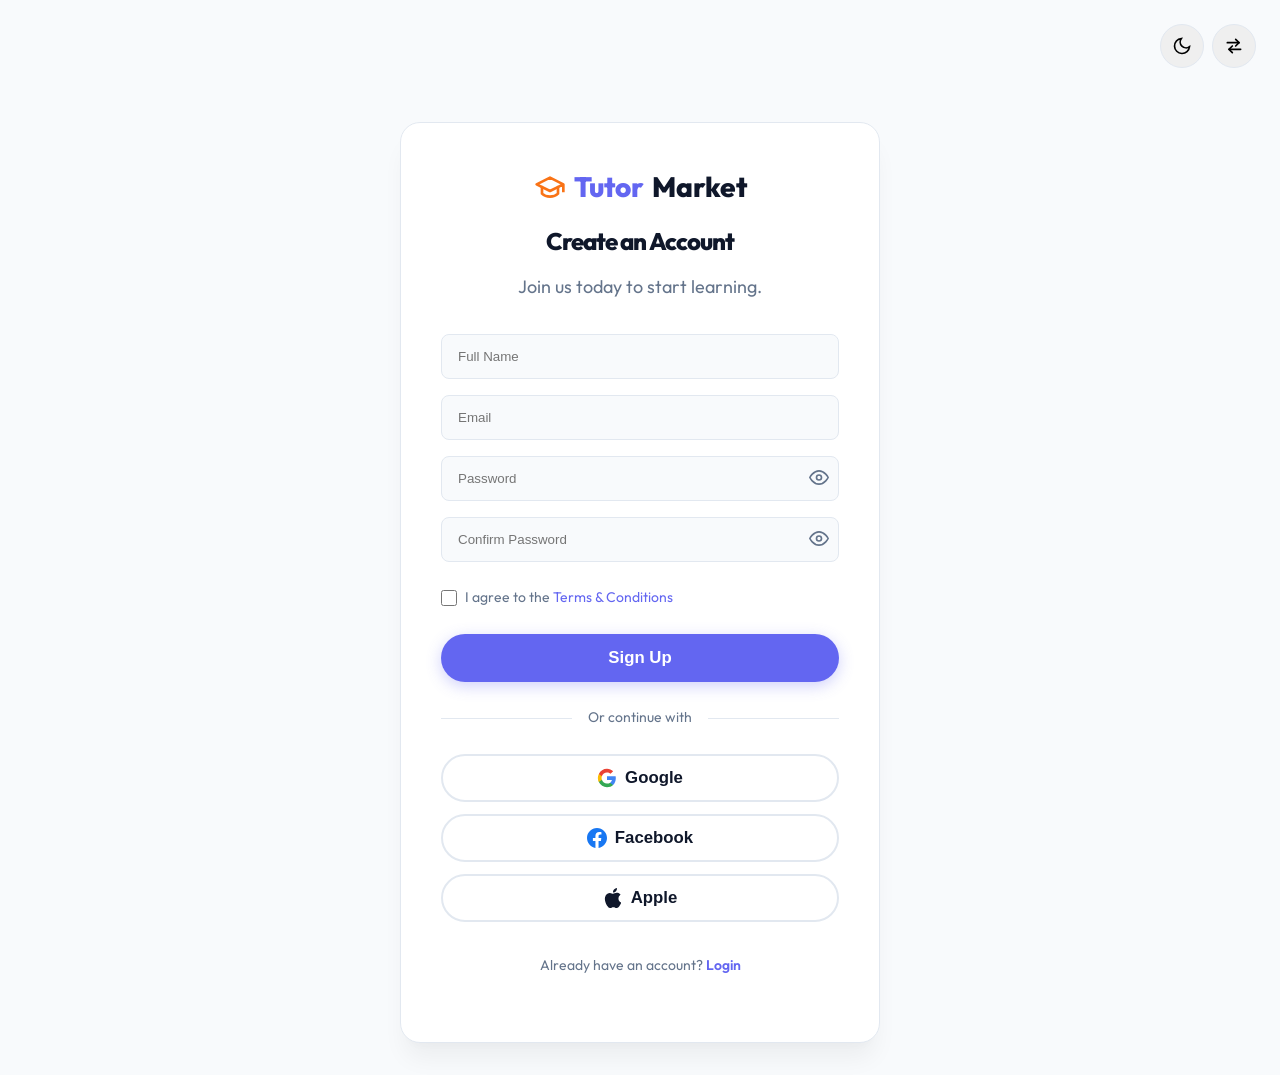
<file: register.html>
﻿<!DOCTYPE html>
<html lang="en">

<head>
    <meta charset="UTF-8">
    <meta name="viewport" content="width=device-width, initial-scale=1.0">
    <title>Register - TutorMarket</title>
    <meta name="description" content="Create a new account.">

    <!-- Favicon -->
    <link rel="icon" type="image/svg+xml" href="assets/images/favicon.svg">

    <!-- CSS -->
    <link rel="stylesheet" href="assets/css/style.css">
    <link rel="stylesheet" href="assets/css/dark-mode.css">
    <link rel="stylesheet" href="assets/css/rtl.css">
</head>

<body>
    <!-- Top Right Icons -->
    <div style="position: absolute; top: 1.5rem; inset-inline-end: 1.5rem; display: flex; gap: 0.5rem; z-index: 10;">
        <button id="darkModeToggle" class="btn-icon-only" aria-label="Dark Mode">
            <svg viewBox="0 0 24 24" fill="none" stroke="currentColor" stroke-width="2"
                style="width: 20px; height: 20px;">
                <path d="M21 12.79A9 9 0 1 1 11.21 3 7 7 0 0 0 21 12.79z"></path>
            </svg>
        </button>
        <button id="rtlToggle" class="btn-icon-only" aria-label="Toggle RTL">
            <svg viewBox="0 0 24 24" fill="none" stroke="currentColor" stroke-width="2" stroke-linecap="round"
                stroke-linejoin="round" style="width: 20px; height: 20px;">
                <path d="M14 4l4 4-4 4"></path>
                <path d="M18 8H4"></path>
                <path d="M10 20l-4-4 4-4"></path>
                <path d="M6 16h14"></path>
            </svg>
        </button>
    </div>

    <div
        style="min-height: 100vh; display: flex; align-items: center; justify-content: center; padding: 2rem 1rem; background: var(--bg-color);">
        <div class="card reveal" style="width: 100%; max-width: 480px; padding: 2.5rem; box-shadow: var(--shadow-lg);">
            <!-- Logo inside box -->
            <div style="text-align: center; margin-bottom: 2rem;">
                <a href="index.html"
                    style="font-size: 1.75rem; font-weight: 800; color: var(--primary); display: inline-flex; align-items: center; gap: 0.5rem; text-decoration: none;">
                    <svg viewBox="0 0 24 24" fill="none" stroke="currentColor" stroke-width="2" style="width: 32px; height: 32px; color: var(--secondary);">
                        <path d="M22 10v6M2 10l10-5 10 5-10 5z" stroke-linejoin="round"></path>
                        <path d="M6 12v5c3 3 9 3 12 0v-5" stroke-linecap="round" stroke-linejoin="round"></path>
                    </svg>
                    Tutor<span style="color: var(--text-primary)">Market</span>
                </a>
                <h1 style="font-size: 1.5rem; margin-top: 1rem;">Create an Account</h1>
                <p style="color: var(--text-secondary);">Join us today to start learning.</p>
            </div>

            <form style="display: flex; flex-direction: column; gap: 1rem;">
                <input type="text" placeholder="Full Name"
                    style="width: 100%; padding: 0.875rem 1rem; border: 1px solid var(--border-color); border-radius: 8px; background: var(--bg-color); color: var(--text-primary); outline: none;">
                <input type="email" placeholder="Email"
                    style="width: 100%; padding: 0.875rem 1rem; border: 1px solid var(--border-color); border-radius: 8px; background: var(--bg-color); color: var(--text-primary); outline: none;">

                <div style="position: relative;">
                    <input type="password" id="reg-password" placeholder="Password"
                        style="width: 100%; padding: 0.875rem 2.5rem 0.875rem 1rem; border: 1px solid var(--border-color); border-radius: 8px; background: var(--bg-color); color: var(--text-primary); outline: none;">
                    <button type="button" onclick="togglePassword('reg-password', this)"
                        style="position: absolute; right: 10px; top: 50%; transform: translateY(-50%); background: none; border: none; cursor: pointer; color: var(--text-secondary);">
                        <svg class="eye-icon" viewBox="0 0 24 24" width="20" height="20" stroke="currentColor"
                            stroke-width="2" fill="none" stroke-linecap="round" stroke-linejoin="round">
                            <path d="M1 12s4-8 11-8 11 8 11 8-4 8-11 8-11-8-11-8z"></path>
                            <circle cx="12" cy="12" r="3"></circle>
                        </svg>
                    </button>
                </div>

                <div style="position: relative;">
                    <input type="password" id="reg-confirm-password" placeholder="Confirm Password"
                        style="width: 100%; padding: 0.875rem 2.5rem 0.875rem 1rem; border: 1px solid var(--border-color); border-radius: 8px; background: var(--bg-color); color: var(--text-primary); outline: none;">
                    <button type="button" onclick="togglePassword('reg-confirm-password', this)"
                        style="position: absolute; right: 10px; top: 50%; transform: translateY(-50%); background: none; border: none; cursor: pointer; color: var(--text-secondary);">
                        <svg class="eye-icon" viewBox="0 0 24 24" width="20" height="20" stroke="currentColor"
                            stroke-width="2" fill="none" stroke-linecap="round" stroke-linejoin="round">
                            <path d="M1 12s4-8 11-8 11 8 11 8-4 8-11 8-11-8-11-8z"></path>
                            <circle cx="12" cy="12" r="3"></circle>
                        </svg>
                    </button>
                </div>

                <label
                    style="display: flex; align-items: center; gap: 0.5rem; cursor: pointer; color: var(--text-secondary); font-size: 0.875rem; margin-top: 0.5rem;">
                    <input type="checkbox" style="width: 16px; height: 16px; accent-color: var(--primary);">
                    <span>I agree to the <a href="#" style="color: var(--primary); text-decoration: none;">Terms &
                            Conditions</a></span>
                </label>

                <button type="submit" class="btn btn-primary"
                    style="width: 100%; padding: 0.875rem; margin-top: 0.5rem;">Sign Up</button>
            </form>

            <div
                style="display: flex; align-items: center; margin: 1.5rem 0; color: var(--text-secondary); font-size: 0.875rem;">
                <div style="flex: 1; height: 1px; background: var(--border-color);"></div>
                <span style="padding: 0 1rem;">Or continue with</span>
                <div style="flex: 1; height: 1px; background: var(--border-color);"></div>
            </div>

            <div style="display: flex; flex-direction: column; gap: 0.75rem;">
                <button class="btn btn-outline"
                    style="width: 100%; display: flex; align-items: center; justify-content: center; gap: 0.5rem; padding: 0.75rem; background: var(--card-bg); color: var(--text-primary); border-color: var(--border-color);">
                    <svg viewBox="0 0 24 24" width="20" height="20" xmlns="http://www.w3.org/2000/svg">
                        <path
                            d="M22.56 12.25c0-.78-.07-1.53-.2-2.25H12v4.26h5.92c-.26 1.37-1.04 2.53-2.21 3.31v2.77h3.57c2.08-1.92 3.28-4.74 3.28-8.09z"
                            fill="#4285F4" />
                        <path
                            d="M12 23c2.97 0 5.46-.98 7.28-2.66l-3.57-2.77c-.98.66-2.23 1.06-3.71 1.06-2.86 0-5.29-1.93-6.16-4.53H2.18v2.84C3.99 20.53 7.7 23 12 23z"
                            fill="#34A853" />
                        <path
                            d="M5.84 14.09c-.22-.66-.35-1.36-.35-2.09s.13-1.43.35-2.09V7.07H2.18C1.43 8.55 1 10.22 1 12s.43 3.45 1.18 4.93l2.85-2.22.81-.62z"
                            fill="#FBBC05" />
                        <path
                            d="M12 5.38c1.62 0 3.06.56 4.21 1.64l3.15-3.15C17.45 2.09 14.97 1 12 1 7.7 1 3.99 3.47 2.18 7.07l3.66 2.84c.87-2.6 3.3-4.53 6.16-4.53z"
                            fill="#EA4335" />
                    </svg>
                    Google
                </button>
                <button class="btn btn-outline"
                    style="width: 100%; display: flex; align-items: center; justify-content: center; gap: 0.5rem; padding: 0.75rem; background: var(--card-bg); color: var(--text-primary); border-color: var(--border-color);">
                    <svg viewBox="0 0 24 24" width="20" height="20" fill="#1877F2" xmlns="http://www.w3.org/2000/svg">
                        <path
                            d="M24 12.073c0-6.627-5.373-12-12-12s-12 5.373-12 12c0 5.99 4.388 10.954 10.125 11.854v-8.385H7.078v-3.469h3.047V9.43c0-3.007 1.792-4.669 4.533-4.669 1.312 0 2.686.235 2.686.235v2.953H15.83c-1.491 0-1.956.925-1.956 1.874v2.25h3.328l-.532 3.469h-2.796v8.385C19.612 23.027 24 18.062 24 12.073z" />
                    </svg>
                    Facebook
                </button>
                <button class="btn btn-outline"
                    style="width: 100%; display: flex; align-items: center; justify-content: center; gap: 0.5rem; padding: 0.75rem; background: var(--card-bg); color: var(--text-primary); border-color: var(--border-color);">
                    <svg viewBox="0 0 24 24" width="20" height="20" fill="currentColor"
                        xmlns="http://www.w3.org/2000/svg">
                        <path
                            d="M12.152 6.896c-.948 0-2.415-1.078-3.96-1.04-2.04.027-3.91 1.183-4.961 3.014-2.117 3.675-.546 9.103 1.519 12.09 1.013 1.454 2.208 3.126 3.792 3.04 1.52-.087 2.096-.987 3.935-.987 1.831 0 2.35.987 3.96.948 1.647-.026 2.669-1.49 3.665-2.95 1.16-1.69 1.636-3.325 1.662-3.415-.039-.013-3.182-1.221-3.22-4.857-.026-3.04 2.482-4.494 2.597-4.559-1.429-2.09-3.623-2.324-4.39-2.376-2-.156-3.675 1.09-4.61 1.09zM15.53 3.83c.843-1.012 1.4-2.427 1.245-3.83-1.207.052-2.662.805-3.532 1.818-.78.896-1.459 2.338-1.273 3.714 1.338.104 2.715-.688 3.56-1.702z" />
                    </svg>
                    Apple
                </button>
            </div>

            <p style="text-align: center; margin-top: 2rem; font-size: 0.875rem; color: var(--text-secondary);">
                Already have an account? <a href="login.html" class="hover-underline"
                    style="color: var(--primary); font-weight: 600; text-decoration: none;">Login</a>
            </p>
        </div>
    </div>

    <!-- JS for Eye Icon -->
    <script>
        function togglePassword(inputId, btn) {
            const input = document.getElementById(inputId);
            const icon = btn.querySelector('svg');
            if (input.type === 'password') {
                input.type = 'text';
                icon.innerHTML = '<path d="M17.94 17.94A10.07 10.07 0 0 1 12 20c-7 0-11-8-11-8a18.45 18.45 0 0 1 5.06-5.94M9.9 4.24A9.12 9.12 0 0 1 12 4c7 0 11 8 11 8a18.5 18.5 0 0 1-2.16 3.19m-6.72-1.07a3 3 0 1 1-4.24-4.24"></path><line x1="1" y1="1" x2="23" y2="23"></line>';
            } else {
                input.type = 'password';
                icon.innerHTML = '<path d="M1 12s4-8 11-8 11 8 11 8-4 8-11 8-11-8-11-8z"></path><circle cx="12" cy="12" r="3"></circle>';
            }
        }
    </script>
    <script src="assets/js/main.js"></script>
</body>

</html>
</file>
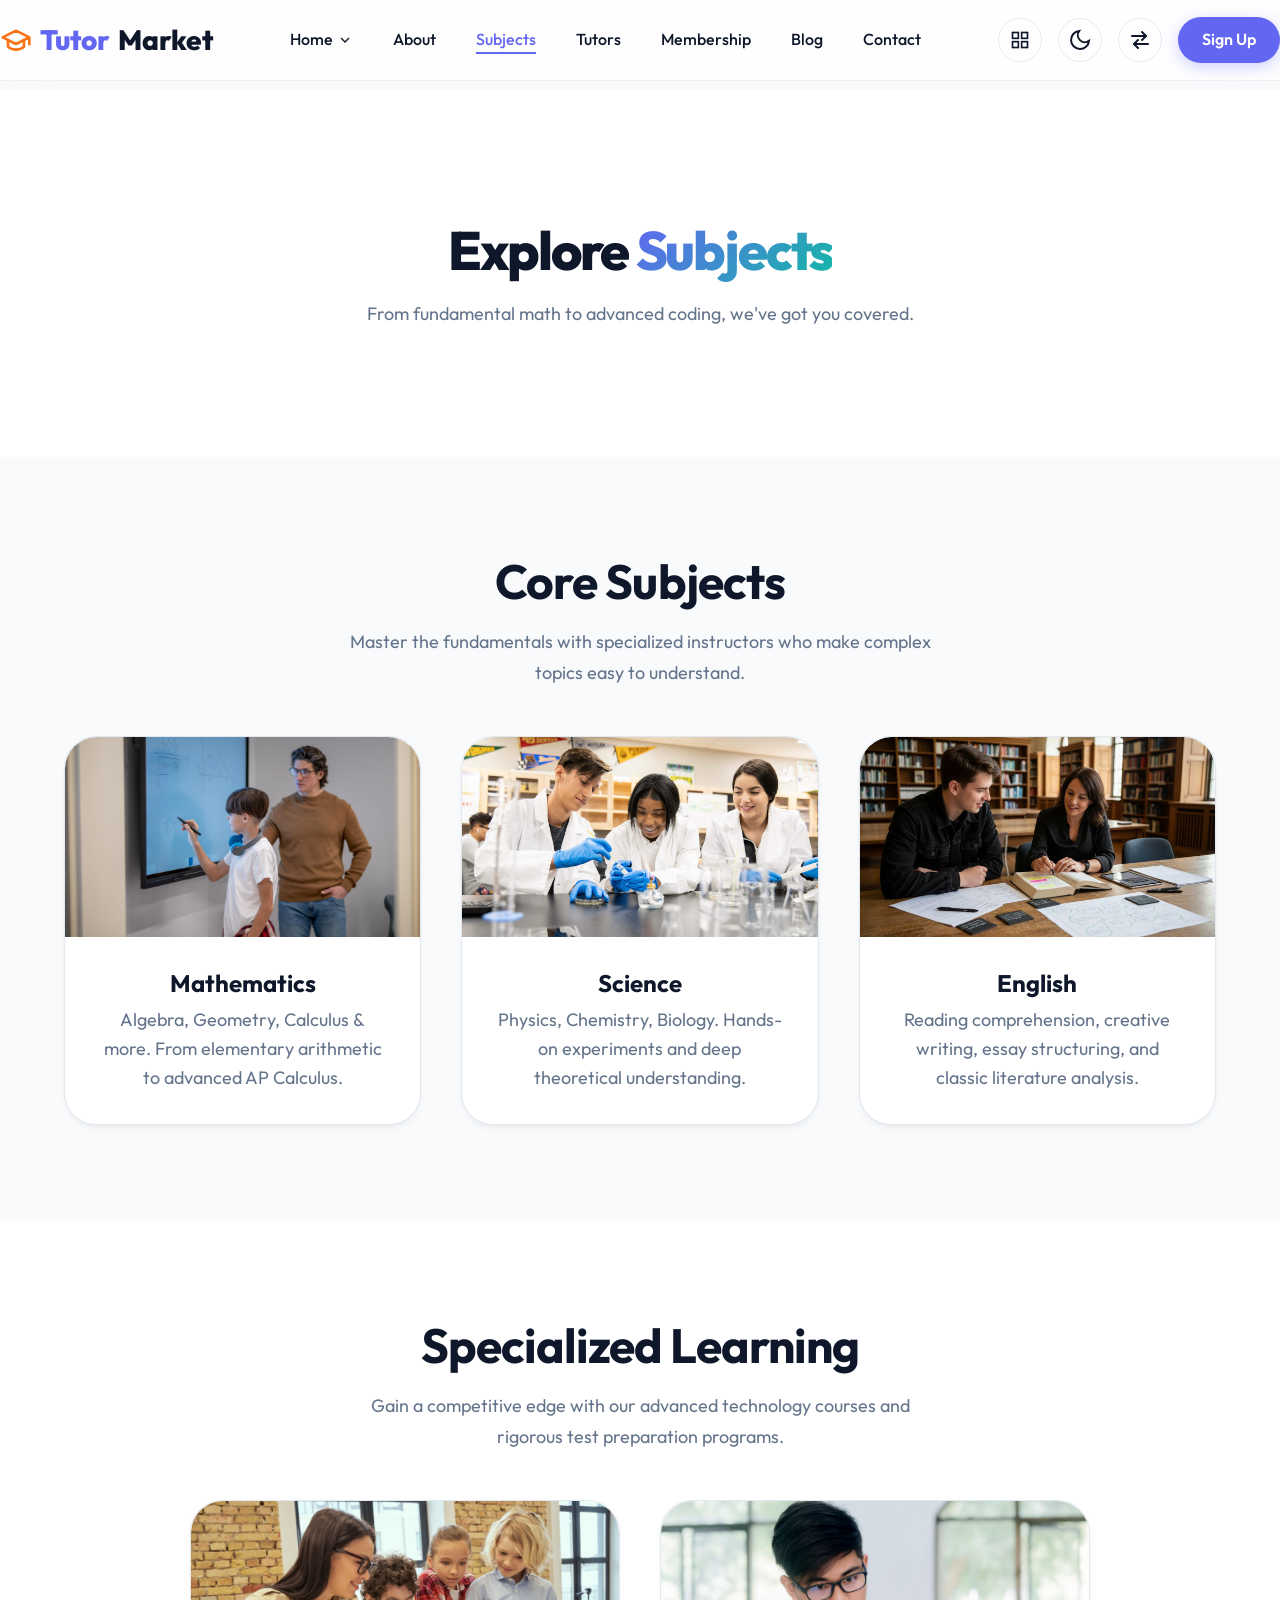
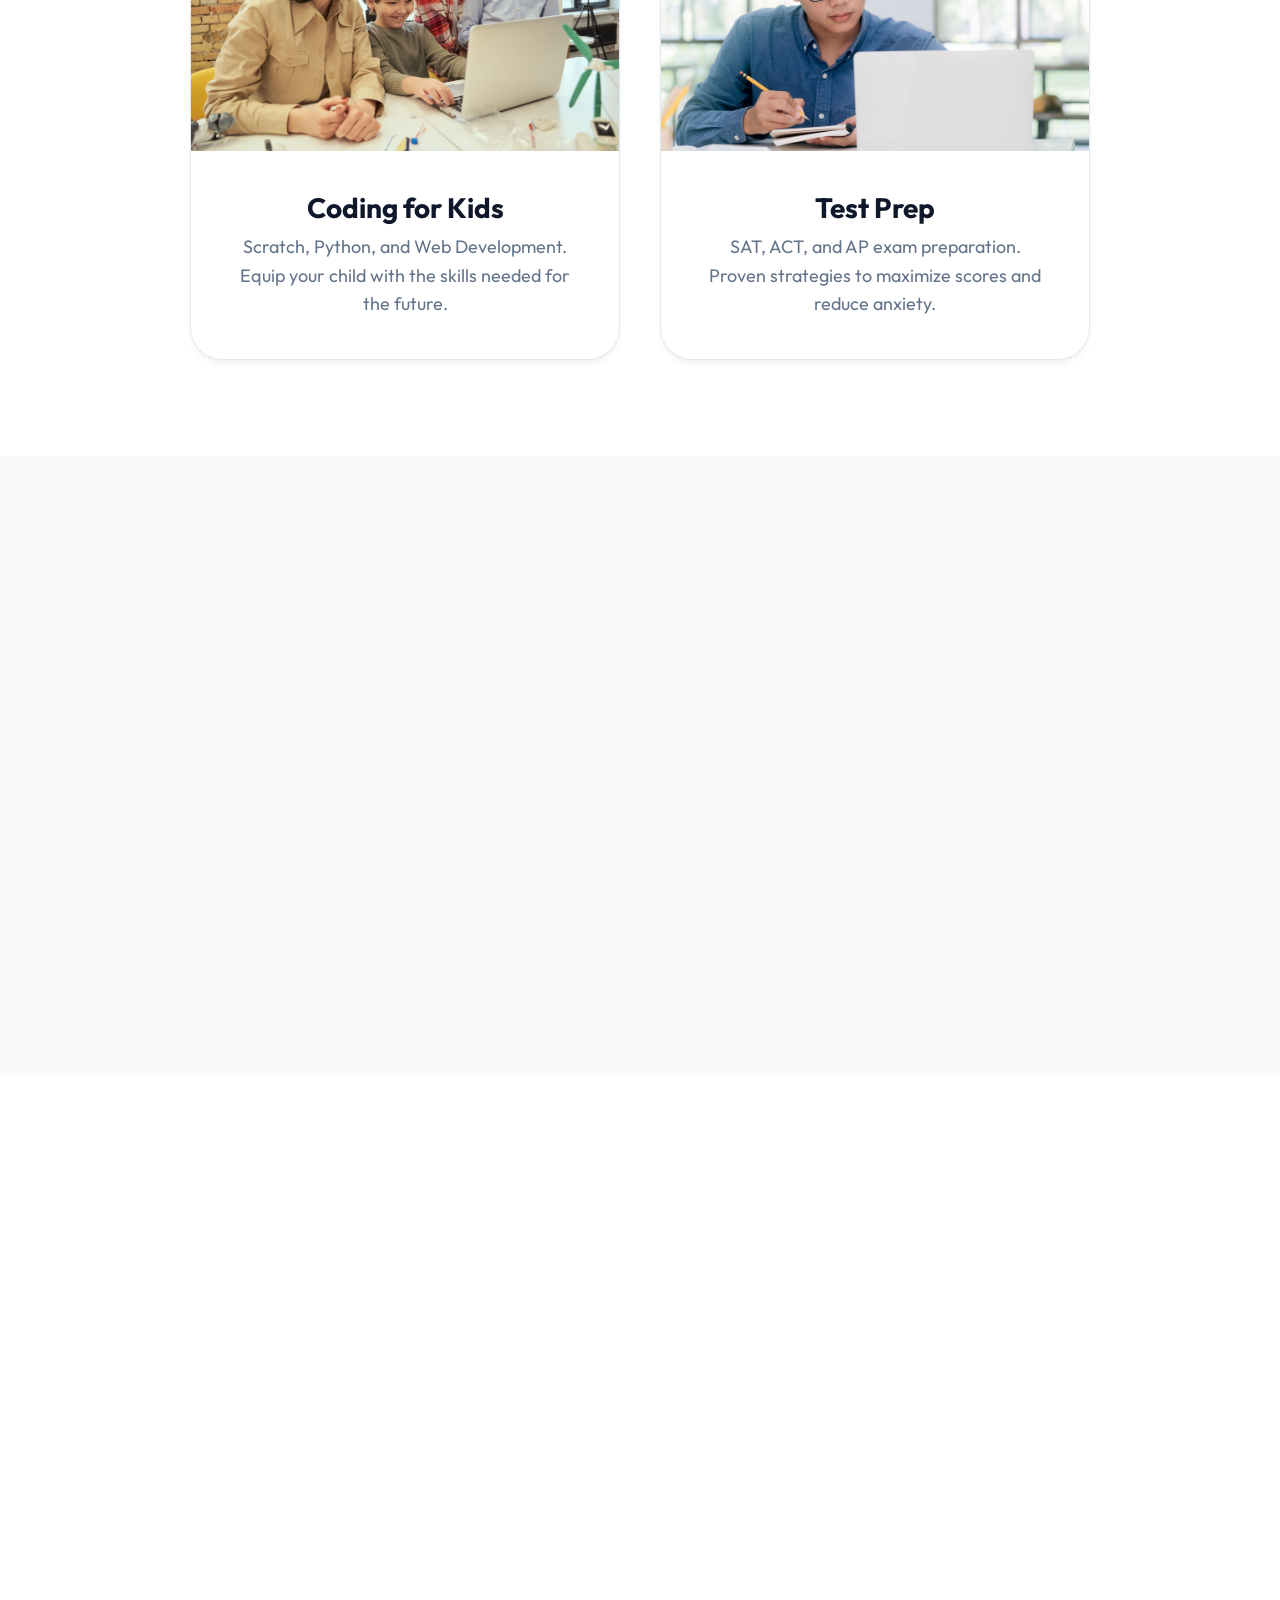
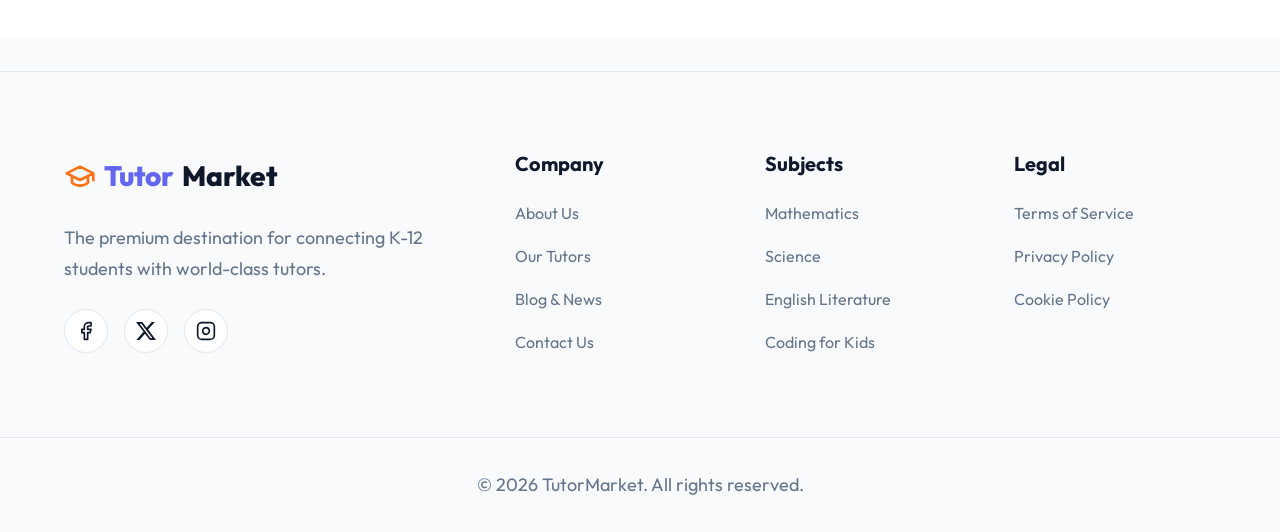
<file: subjects.html>
<!DOCTYPE html>
<html lang="en">

<head>
    <meta charset="UTF-8">
    <meta name="viewport" content="width=device-width, initial-scale=1.0">
    <title>Subjects - K-12 Online Tutoring</title>
    <meta name="description" content="Explore our wide range of K-12 subjects.">

    <!-- Favicon -->
    <link rel="icon" type="image/svg+xml" href="assets/images/favicon.svg">

    <!-- CSS -->
    <link rel="stylesheet" href="assets/css/style.css">
    <link rel="stylesheet" href="assets/css/dark-mode.css">
    <link rel="stylesheet" href="assets/css/rtl.css">
    <!-- No Hover Styles for Subjects Cards -->
    <style>
        .subjects-no-hover .card:hover,
        .subjects-no-hover .subject-card:hover {
            transform: none !important;
            box-shadow: var(--shadow-sm) !important;
            border-color: var(--border-color) !important;

        }

        .subjects-no-hover .card:hover img,
        .subjects-no-hover .subject-card:hover img {
            transform: none !important;
        }

        .subjects-no-hover .subject-card:hover h3 {
            color: var(--text-primary) !important;
        }

        .subjects-no-hover .subject-card:hover p {
            color: var(--text-secondary) !important;
        }
    </style>
</head>

<body class="subjects-no-hover">
    <!-- NAVIGATION -->
    <nav class="navbar">
        <div class="container navbar-inner"
            style="display: flex; justify-content: space-between; align-items: center; padding: 1rem 0;">
            <div class="logo">
                <a href="index.html"
                    style="font-size: 1.75rem; font-weight: 800; color: var(--primary); display: flex; align-items: center; gap: 0.5rem;">
                    <svg viewBox="0 0 24 24" fill="none" stroke="currentColor" stroke-width="2" style="width: 32px; height: 32px; color: var(--secondary);">
                        <path d="M22 10v6M2 10l10-5 10 5-10 5z" stroke-linejoin="round"></path>
                        <path d="M6 12v5c3 3 9 3 12 0v-5" stroke-linecap="round" stroke-linejoin="round"></path>
                    </svg>
                    Tutor<span style="color: var(--text-primary)">Market</span>
                </a>
            </div>

            <ul class="nav-links">
                <li class="dropdown" style="position: relative;">
                    <a href="javascript:void(0)" class="dropdown-toggle"
                        style="display: flex; align-items: center; gap: 4px;">
                        Home <svg viewBox="0 0 24 24" fill="none" stroke="currentColor" stroke-width="2"
                            style="width: 16px; height: 16px;">
                            <polyline points="6 9 12 15 18 9"></polyline>
                        </svg>
                    </a>
                    <ul class="dropdown-menu"
                        style="position: absolute; top: 100%; left: 0; background: var(--card-bg); border: 1px solid var(--border-color); border-radius: var(--radius-sm); padding: 0.5rem 0; min-width: 150px; display: none; flex-direction: column; gap: 0.5rem; box-shadow: var(--shadow-hover);">
                        <li><a href="index.html" style="display: block; padding: 0.5rem 1.5rem;">Home 1</a></li>
                        <li><a href="home-2.html" style="display: block; padding: 0.5rem 1.5rem;">Home 2</a></li>
                    </ul>
                </li>
                <li><a href="about.html">About</a></li>
                <li><a href="subjects.html" class="active">Subjects</a></li>
                <li><a href="tutors.html">Tutors</a></li>
                <li><a href="membership.html">Membership</a></li>
                <li><a href="blog.html">Blog</a></li>
                <li><a href="contact.html">Contact</a></li>



                <li class="mobile-action-row mobile-only"
                    style="flex-direction: column; gap: 1rem; align-items: center; width: 100%; margin-top: 1rem;">
                    <div style="display: flex; gap: 1.5rem; justify-content: center; align-items: center; width: 100%;">
                <button class="btn-icon-only dark-mode-toggle" aria-label="Dark Mode">
                            <svg viewBox="0 0 24 24" fill="none" stroke="currentColor" stroke-width="2"
                                style="width: 20px; height: 20px;">
                                <path d="M21 12.79A9 9 0 1 1 11.21 3 7 7 0 0 0 21 12.79z"></path>
                            </svg>
                        </button>
                        <button class="btn-icon-only rtl-toggle" aria-label="Toggle RTL">
                            <svg viewBox="0 0 24 24" fill="none" stroke="currentColor" stroke-width="2"
                                stroke-linecap="round" stroke-linejoin="round" style="width: 20px; height: 20px;">
                                <path d="M14 4l4 4-4 4"></path>
                                <path d="M18 8H4"></path>
                                <path d="M10 20l-4-4 4-4"></path>
                                <path d="M6 16h14"></path>
                            </svg>
                        </button>
                    </div>
                    <a href="register.html" class="btn btn-primary mobile-signup"
                        style="width: 80%; text-align: center;">Sign Up</a>
                </li>
            </ul>

            <div class="nav-actions" style="display: flex; gap: 1rem; align-items: center;">
                <a href="dashboard.html" class="btn-icon-only" aria-label="Dashboard">
                            <svg viewBox="0 0 24 24" fill="none" stroke="currentColor" stroke-width="2"
                                style="width: 20px; height: 20px;">
                                <rect x="3" y="3" width="7" height="7"></rect>
                                <rect x="14" y="3" width="7" height="7"></rect>
                                <rect x="14" y="14" width="7" height="7"></rect>
                                <rect x="3" y="14" width="7" height="7"></rect>
                            </svg>
                        </a>
                <button id="darkModeToggle" class="btn-icon-only"
                    style="background: transparent; border: none; cursor: pointer; color: var(--text-primary);"
                    aria-label="Dark Mode">
                    <svg viewBox="0 0 24 24" fill="none" stroke="currentColor" stroke-width="2"
                        style="width: 24px; height: 24px;">
                        <path d="M21 12.79A9 9 0 1 1 11.21 3 7 7 0 0 0 21 12.79z"></path>
                    </svg>
                </button>
                <button id="rtlToggle" class="btn-icon-only"
                    style="background: transparent; border: none; cursor: pointer; color: var(--text-primary);"
                    aria-label="Toggle RTL">
                    <svg viewBox="0 0 24 24" fill="none" stroke="currentColor" stroke-width="2" stroke-linecap="round"
                        stroke-linejoin="round" style="width: 24px; height: 24px;">
                        <path d="M14 4l4 4-4 4"></path>
                        <path d="M18 8H4"></path>
                        <path d="M10 20l-4-4 4-4"></path>
                        <path d="M6 16h14"></path>
                    </svg>
                </button>
                <a href="register.html" class="btn btn-primary desktop-signup"
                    style="padding: 0.6rem 1.5rem; font-size: 1rem;">Sign
                    Up</a>
                <button class="mobile-menu-btn" aria-label="Menu">
                    <svg viewBox="0 0 24 24" fill="none" stroke="currentColor" stroke-width="2"
                        style="width: 24px; height: 24px;">
                        <line x1="3" y1="12" x2="21" y2="12"></line>
                        <line x1="3" y1="6" x2="21" y2="6"></line>
                        <line x1="3" y1="18" x2="21" y2="18"></line>
                    </svg>
                </button>
            </div>
        </div>
    </nav>

    <!-- SECTION 1: HERO -->
    <header class="hero section-alt" style="padding: 8rem 0; text-align: center;">
        <div class="container reveal">
            <h1 style="font-size: clamp(36px, 5vw, 54px); margin-bottom: 1rem;">Explore <span
                    class="text-gradient">Subjects</span></h1>
            <p style="max-width: 600px; margin: 0 auto;">From fundamental math to advanced coding, we've got you
                covered.</p>
        </div>
    </header>

    <!-- SECTION 2: CORE SUBJECTS -->
    <section class="core-subjects" style="padding: 6rem 0;">
        <div class="container text-center">
            <h2 class="reveal">Core Subjects</h2>
            <p class="reveal" style="color: var(--text-secondary); max-width: 600px; margin: 0 auto 3rem;">Master the
                fundamentals with specialized instructors who make complex topics easy to understand.</p>
            <div class="grid" style="grid-template-columns: repeat(3, 1fr);">
                <a href="tutors.html" class="subject-card card reveal"
                    style="padding: 0; overflow: hidden; display: flex; flex-direction: column;">
                    <div class="tutor-card-img-wrapper">
                        <img src="assets/images/maths.jpg" alt="Mathematics"
                            style="height: 200px; width: 100%; object-fit: cover;" class="tutor-card-img">
                    </div>
                    <div
                        style="padding: 2rem; flex: 1; display: flex; flex-direction: column; justify-content: center;">
                        <h3 style="margin-bottom: 0.5rem; color: var(--text-primary); font-size: 1.5rem;">Mathematics
                        </h3>
                        <p style="margin: 0; color: var(--text-secondary); line-height: 1.6;">Algebra, Geometry,
                            Calculus & more. From elementary arithmetic to advanced AP Calculus.</p>
                    </div>
                </a>
                <a href="tutors.html" class="subject-card card reveal"
                    style="padding: 0; overflow: hidden; display: flex; flex-direction: column;">
                    <div class="tutor-card-img-wrapper">
                        <img src="assets/images/science.jpg" alt="Science"
                            style="height: 200px; width: 100%; object-fit: cover;" class="tutor-card-img">
                    </div>
                    <div
                        style="padding: 2rem; flex: 1; display: flex; flex-direction: column; justify-content: center;">
                        <h3 style="margin-bottom: 0.5rem; color: var(--text-primary); font-size: 1.5rem;">Science</h3>
                        <p style="margin: 0; color: var(--text-secondary); line-height: 1.6;">Physics, Chemistry,
                            Biology. Hands-on experiments and deep theoretical understanding.</p>
                    </div>
                </a>
                <a href="tutors.html" class="subject-card card reveal"
                    style="padding: 0; overflow: hidden; display: flex; flex-direction: column;">
                    <div class="tutor-card-img-wrapper">
                        <img src="assets/images/english.jpg" alt="English"
                            style="height: 200px; width: 100%; object-fit: cover;" class="tutor-card-img">
                    </div>
                    <div
                        style="padding: 2rem; flex: 1; display: flex; flex-direction: column; justify-content: center;">
                        <h3 style="margin-bottom: 0.5rem; color: var(--text-primary); font-size: 1.5rem;">English</h3>
                        <p style="margin: 0; color: var(--text-secondary); line-height: 1.6;">Reading comprehension,
                            creative writing, essay structuring, and classic literature analysis.</p>
                    </div>
                </a>
            </div>
        </div>
    </section>

    <!-- SECTION 3: SPECIALIZED SUBJECTS -->
    <section class="specialized-subjects section-alt" style="padding: 6rem 0;">
        <div class="container text-center">
            <h2 class="reveal">Specialized Learning</h2>
            <p class="reveal" style="color: var(--text-secondary); max-width: 600px; margin: 0 auto 3rem;">Gain a
                competitive edge with our advanced technology courses and rigorous test preparation programs.</p>
            <div class="grid"
                style="grid-template-columns: repeat(2, 1fr); max-width: 900px; margin-left: auto; margin-right: auto;">
                <a href="tutors.html" class="subject-card card reveal"
                    style="padding: 0; overflow: hidden; display: flex; flex-direction: column;">
                    <div class="tutor-card-img-wrapper">
                        <img src="assets/images/learn1.jpg" alt="Coding"
                            style="height: 250px; width: 100%; object-fit: cover;" class="tutor-card-img">
                    </div>
                    <div
                        style="padding: 2.5rem; flex: 1; display: flex; flex-direction: column; justify-content: center;">
                        <h3 style="margin-bottom: 0.5rem; color: var(--text-primary); font-size: 1.75rem;">Coding for
                            Kids</h3>
                        <p style="margin: 0; color: var(--text-secondary); line-height: 1.6; font-size: 1.125rem;">
                            Scratch, Python, and Web Development. Equip your child with the skills needed for the
                            future.</p>
                    </div>
                </a>
                <a href="tutors.html" class="subject-card card reveal"
                    style="padding: 0; overflow: hidden; display: flex; flex-direction: column;">
                    <div class="tutor-card-img-wrapper">
                        <img src="assets/images/learn2.jpg" alt="Test Prep"
                            style="height: 250px; width: 100%; object-fit: cover;" class="tutor-card-img">
                    </div>
                    <div
                        style="padding: 2.5rem; flex: 1; display: flex; flex-direction: column; justify-content: center;">
                        <h3 style="margin-bottom: 0.5rem; color: var(--text-primary); font-size: 1.75rem;">Test Prep
                        </h3>
                        <p style="margin: 0; color: var(--text-secondary); line-height: 1.6; font-size: 1.125rem;">SAT,
                            ACT, and AP exam preparation. Proven strategies to maximize scores and reduce anxiety.</p>
                    </div>
                </a>
            </div>
        </div>
    </section>

    <!-- SECTION 3.5: HOW IT WORKS -->
    <section class="how-it-works" style="padding: 6rem 0;">
        <div class="container text-center">
            <h2 class="reveal" style="margin-bottom: 3rem;">How Our Subject Tutoring Works</h2>
            <div class="grid" style="grid-template-columns: repeat(3, 1fr); gap: 2rem;">
                <div class="card reveal"
                    style="padding: 2.5rem; box-shadow: none; border: 1px solid var(--border-color); background: transparent;">
                    <div
                        style="width: 60px; height: 60px; border-radius: 50%; background: var(--primary-light); color: var(--primary); display: flex; align-items: center; justify-content: center; font-size: 1.5rem; font-weight: 800; margin: 0 auto 1.5rem;">
                        1</div>
                    <h3 style="font-size: 1.25rem; margin-bottom: 1rem; color: var(--text-primary);">Choose a Subject
                    </h3>
                    <p style="color: var(--text-secondary);">Select the subject your child needs help with from our
                        extensive curriculum list.</p>
                </div>
                <div class="card reveal"
                    style="padding: 2.5rem; box-shadow: none; border: 1px solid var(--border-color); background: transparent;">
                    <div
                        style="width: 60px; height: 60px; border-radius: 50%; background: var(--secondary-light); color: var(--secondary); display: flex; align-items: center; justify-content: center; font-size: 1.5rem; font-weight: 800; margin: 0 auto 1.5rem;">
                        2</div>
                    <h3 style="font-size: 1.25rem; margin-bottom: 1rem; color: var(--text-primary);">Match with a Tutor
                    </h3>
                    <p style="color: var(--text-secondary);">Browse through profiles of certified experts specialized in
                        that exact subject area.</p>
                </div>
                <div class="card reveal"
                    style="padding: 2.5rem; box-shadow: none; border: 1px solid var(--border-color); background: transparent;">
                    <div
                        style="width: 60px; height: 60px; border-radius: 50%; background: var(--primary-light); color: var(--primary); display: flex; align-items: center; justify-content: center; font-size: 1.5rem; font-weight: 800; margin: 0 auto 1.5rem;">
                        3</div>
                    <h3 style="font-size: 1.25rem; margin-bottom: 1rem; color: var(--text-primary);">Start Learning
                    </h3>
                    <p style="color: var(--text-secondary);">Schedule a lesson, log into our digital classroom, and
                        watch grades improve.</p>
                </div>
            </div>
        </div>
    </section>

    <!-- SECTION 4: CTA -->
    <section class="cta-banner section-alt" style="padding: 6rem 5%; margin-bottom: 2rem;">
        <div class="container card reveal"
            style="background: var(--primary); color: #FFF; padding: 4rem; text-align: center; border-radius: 40px; box-shadow: var(--shadow-lg); border: none; overflow: hidden; position: relative;">
            <div
                style="position: absolute; width: 300px; height: 300px; background: rgba(255,255,255,0.1); border-radius: 50%; top: -100px; left: -100px;">
            </div>
            <div
                style="position: absolute; width: 200px; height: 200px; background: rgba(255,255,255,0.1); border-radius: 50%; bottom: -50px; right: -50px;">
            </div>

            <h2 style="color: #FFF; margin-bottom: 1.5rem; position: relative; z-index: 10;">Ready to Start Learning?
            </h2>
            <p
                style="color: rgba(255,255,255,0.8); max-width: 600px; margin: 0 auto 2.5rem; position: relative; z-index: 10;">
                Join thousands of students who have already achieved their academic goals with our premium tutors.</p>
            <div style="display: flex; gap: 1rem; justify-content: center; position: relative; z-index: 10;">
                <a href="tutors.html" class="btn btn-white" style="color: var(--primary);">Find a Tutor</a>
            </div>
        </div>
    </section>

    <!-- SECTION 5: FOOTER -->
    <!-- FOOTER -->
    <footer style="padding: 5rem 0 2rem; background: var(--bg-color); border-top: 1px solid var(--border-color);">
        <div class="container footer-grid">
            <!-- Col 1 -->
            <div class="footer-col">
                <a href="index.html"
                    style="font-size: 1.75rem; font-weight: 800; color: var(--primary); display: flex; align-items: center; gap: 0.5rem; margin-bottom: 1.5rem;">
                    <svg viewBox="0 0 24 24" fill="none" stroke="currentColor" stroke-width="2" style="width: 32px; height: 32px; color: var(--secondary);">
                        <path d="M22 10v6M2 10l10-5 10 5-10 5z" stroke-linejoin="round"></path>
                        <path d="M6 12v5c3 3 9 3 12 0v-5" stroke-linecap="round" stroke-linejoin="round"></path>
                    </svg>
                    Tutor<span style="color: var(--text-primary)">Market</span>
                </a>
                <p>The premium destination for connecting K-12 students with world-class tutors.</p>
                <div class="social-icons">
                    <a href="#" class="social-icon"><svg width="20" height="20" viewBox="0 0 24 24" fill="none" stroke="currentColor" stroke-width="2" stroke-linecap="round" stroke-linejoin="round"><path d="M18 2h-3a5 5 0 0 0-5 5v3H7v4h3v8h4v-8h3l1-4h-4V7a1 1 0 0 1 1-1h3z"></path></svg></a>
                    <a href="#" class="social-icon"><svg width="20" height="20" viewBox="0 0 24 24" fill="currentColor" stroke="none">
                            <path d="M18.901 1.153h3.68l-8.04 9.19L24 22.846h-7.406l-5.8-7.584-6.638 7.584H.474l8.6-9.83L0 1.154h7.594l5.243 6.932ZM17.61 20.644h2.039L6.486 3.24H4.298Z"></path>
                        </svg></a>
                    <a href="#" class="social-icon"><svg width="20" height="20" viewBox="0 0 24 24" fill="none"
                            stroke="currentColor" stroke-width="2">
                            <rect x="2" y="2" width="20" height="20" rx="5" ry="5"></rect>
                            <path d="M16 11.37A4 4 0 1 1 12.63 8 4 4 0 0 1 16 11.37z"></path>
                            <line x1="17.5" y1="6.5" x2="17.51" y2="6.5"></line>
                        </svg></a>
                </div>
            </div>
            <!-- Col 2 -->
            <div class="footer-col">
                <h4>Company</h4>
                <ul>
                    <li><a href="about.html">About Us</a></li>
                    <li><a href="tutors.html">Our Tutors</a></li>
                    <li><a href="blog.html">Blog & News</a></li>
                    <li><a href="contact.html">Contact Us</a></li>
                </ul>
            </div>
            <!-- Col 3 -->
            <div class="footer-col">
                <h4>Subjects</h4>
                <ul>
                    <li><a href="subjects.html">Mathematics</a></li>
                    <li><a href="subjects.html">Science</a></li>
                    <li><a href="subjects.html">English Literature</a></li>
                    <li><a href="subjects.html">Coding for Kids</a></li>
                </ul>
            </div>
            <!-- Col 4 -->
            <div class="footer-col">
                <h4>Legal</h4>
                <ul>
                    <li><a href="#">Terms of Service</a></li>
                    <li><a href="#">Privacy Policy</a></li>
                    <li><a href="#">Cookie Policy</a></li>
                </ul>
            </div>
        </div>
        <div class="container"
            style="text-align: center; margin-top: 4rem; padding-top: 2rem; border-top: 1px solid var(--border-color);">
            <p style="margin: 0;">&copy; 2026 TutorMarket. All rights reserved.</p>
        </div>
    </footer>

    <!-- JS -->
    <script src="assets/js/main.js"></script>
</body>

</html>
</file>
<file: assets/css/style.css>
@import url('https://fonts.googleapis.com/css2?family=Outfit:wght@400;500;600;700;800&display=swap');

:root {
    /* Premium Color System */
    --primary: #6366F1;
    /* Indigo */
    --primary-light: #EEF2FF;
    --primary-dark: #4338CA;
    --secondary: #F97316;
    /* Vibrant Orange */
    --secondary-light: #FFEDD5;
    --accent-1: #14B8A6;
    /* Teal */
    --accent-1-light: #CCFBF1;
    --accent-2: #EC4899;
    /* Pink */
    --accent-2-light: #FCE7F3;

    --bg-color: #F8FAFC;
    --bg-alt: #FFFFFF;
    --card-bg: #FFFFFF;

    --text-primary: #0F172A;
    --text-secondary: #64748B;
    --text-light: #94A3B8;

    --border-color: #E2E8F0;
    --border-light: rgba(255, 255, 255, 0.4);

    /* Premium Shadows */
    --shadow-sm: 0 4px 6px -1px rgba(0, 0, 0, 0.05), 0 2px 4px -1px rgba(0, 0, 0, 0.03);
    --shadow-md: 0 10px 15px -3px rgba(0, 0, 0, 0.05), 0 4px 6px -2px rgba(0, 0, 0, 0.03);
    --shadow-lg: 0 20px 25px -5px rgba(0, 0, 0, 0.05), 0 10px 10px -5px rgba(0, 0, 0, 0.02);
    --shadow-hover: 0 25px 35px -5px rgba(99, 102, 241, 0.15);

    --glass-bg: rgba(255, 255, 255, 0.9);

    /* Typography */
    --font-main: 'Outfit', sans-serif;

    /* Layout */
    --radius-sm: 12px;
    --radius-md: 20px;
    --radius-lg: 32px;
    --radius-pill: 100px;
    --container-width: 1280px;

    /* Motion */
    --transition-fast: 0.2s cubic-bezier(0.4, 0, 0.2, 1);
    --transition-normal: 0.3s cubic-bezier(0.4, 0, 0.2, 1);
    --transition-slow: 0.6s cubic-bezier(0.4, 0, 0.2, 1);
}

/* =========================================
   RESET & BASE
========================================= */
* {
    margin: 0;
    padding: 0;
    box-sizing: border-box;
}

html {
    scroll-behavior: smooth;
}

body {
    font-family: var(--font-main);
    background-color: var(--bg-color);
    color: var(--text-primary);
    line-height: 1.7;
    -webkit-font-smoothing: antialiased;
    overflow-x: hidden;
    padding-top: 90px;
}

a {
    text-decoration: none;
    color: inherit;
    transition: var(--transition-normal);
}

ul {
    list-style: none;
}

img {
    max-width: 100%;
    display: block;
}

.container {
    max-width: var(--container-width);
    margin: 0 auto;
    padding-left: max(1.25rem, calc(5% + env(safe-area-inset-left, 0px)));
    padding-right: max(1.25rem, calc(5% + env(safe-area-inset-right, 0px)));
    position: relative;
}

/* =========================================
   TYPOGRAPHY
========================================= */
h1,
h2,
h3,
h4,
h5,
h6 {
    font-weight: 700;
    line-height: 1.2;
    color: var(--text-primary);
    margin-bottom: 1rem;
}

h1 {
    font-size: clamp(42px, 5vw, 68px);
    letter-spacing: -0.04em;
    font-weight: 800;
}

h2 {
    font-size: clamp(32px, 4vw, 48px);
    letter-spacing: -0.02em;
}

h3 {
    font-size: clamp(24px, 3vw, 32px);
}

h4 {
    font-size: clamp(18px, 2vw, 22px);
}

p {
    font-size: 1.125rem;
    color: var(--text-secondary);
    margin-bottom: 1.5rem;
    font-weight: 400;
}

.text-gradient {
    background: linear-gradient(135deg, var(--primary) 0%, var(--accent-1) 100%);
    -webkit-text-fill-color: transparent;
    background-clip: text;
}

.text-gradient-alt {
    background: linear-gradient(135deg, var(--secondary) 0%, var(--accent-2) 100%);
    -webkit-text-fill-color: transparent;
    background-clip: text;
}

.section-subtitle {
    display: inline-block;
    padding: 0.5rem 1.25rem;
    background: var(--primary-light);
    color: var(--primary-dark);
    border-radius: var(--radius-pill);
    font-weight: 600;
    font-size: 0.875rem;
    letter-spacing: 1px;
    text-transform: uppercase;
    margin-bottom: 1rem;
}

/* =========================================
   BUTTONS
========================================= */
.btn {
    display: inline-flex;
    align-items: center;
    justify-content: center;
    padding: 1rem 2.25rem;
    border-radius: var(--radius-pill);
    font-weight: 600;
    font-size: 1.05rem;
    cursor: pointer;
    transition: var(--transition-normal);
    border: none;
    outline: none;
    gap: 0.75rem;
    position: relative;
    overflow: hidden;
    z-index: 1;
}

.btn::before {
    content: '';
    position: absolute;
    top: 0;
    left: 0;
    bottom: 0;
    right: 0;
    background: rgba(255, 255, 255, 0.15);
    transform: scaleX(0);
    transform-origin: left;
    transition: transform 0.4s cubic-bezier(0.4, 0, 0.2, 1);
    z-index: -1;
    border-radius: inherit;
}

.btn:hover::before {
    transform: scaleX(1);
}

.btn-primary {
    background: var(--primary);
    color: #FFFFFF;
    box-shadow: 0 4px 15px rgba(99, 102, 241, 0.3);
}

.btn-primary:hover {
    transform: translateY(-3px);
    box-shadow: 0 8px 25px rgba(99, 102, 241, 0.4);
}

.btn-secondary {
    background: var(--secondary);
    color: #FFFFFF;
    box-shadow: 0 4px 15px rgba(249, 115, 22, 0.3);
}

.btn-secondary:hover {
    transform: translateY(-3px);
    box-shadow: 0 8px 25px rgba(249, 115, 22, 0.4);
}

.btn-white {
    background: #FFFFFF;
    color: var(--text-primary);
    box-shadow: var(--shadow-md);
}

.btn-white::before {
    background: rgba(99, 102, 241, 0.05);
}

.btn-white:hover {
    transform: translateY(-3px);
    box-shadow: var(--shadow-lg);
    color: var(--primary);
}

.btn-outline {
    background: transparent;
    color: var(--primary);
    border: 2px solid var(--border-color);
}

.btn-outline::before {
    background: var(--primary-light);
}

.btn-outline:hover {
    border-color: var(--primary);
}

.btn-icon-only {
    padding: 0;
    width: 44px;
    height: 44px;
    border-radius: 50%;
}

/* =========================================
   CARDS & UI ELEMENTS
========================================= */
.card {
    background: var(--card-bg);
    border-radius: var(--radius-md);
    padding: 2.5rem;
    box-shadow: var(--shadow-sm);
    border: 1px solid var(--border-color);
    transition: var(--transition-normal);
    position: relative;
    overflow: hidden;
    backface-visibility: hidden;
    -webkit-font-smoothing: subpixel-antialiased;
}

.card:hover {
    transform: translateY(-8px) translateZ(0);
    box-shadow: var(--shadow-hover);
    border-color: rgba(99, 102, 241, 0.2);
}

.glass-panel {
    background: var(--glass-bg);
    backdrop-filter: blur(20px);
    -webkit-backdrop-filter: blur(20px);
    border: 1px solid var(--border-light);
    box-shadow: var(--shadow-md);
}

/* Badges */
.badge {
    display: inline-flex;
    align-items: center;
    padding: 0.4rem 1rem;
    border-radius: var(--radius-pill);
    font-size: 0.875rem;
    font-weight: 600;
}

.badge-primary {
    background: var(--primary-light);
    color: var(--primary);
}

.badge-secondary {
    background: var(--secondary-light);
    color: var(--secondary);
}

.badge-accent {
    background: var(--accent-1-light);
    color: var(--accent-1);
}

/* =========================================
   LAYOUT UTILS
========================================= */
section {
    padding: 7rem 0;
    position: relative;
}

.section-alt {
    background-color: var(--bg-alt);
}

.grid {
    display: grid;
    gap: 2.5rem;
}

.flex-center {
    display: flex;
    align-items: center;
    justify-content: center;
}

.text-center {
    text-align: center;
}

/* =========================================
   ANIMATIONS & DECORATIONS
========================================= */
@keyframes float {

    0%,
    100% {
        transform: translateY(0);
    }

    50% {
        transform: translateY(-25px);
    }
}

.animate-float {
    animation: float 6s ease-in-out infinite;
}

@keyframes floatReverse {

    0%,
    100% {
        transform: translateY(0);
    }

    50% {
        transform: translateY(25px);
    }
}

.animate-float-reverse {
    animation: floatReverse 7s ease-in-out infinite;
}

@keyframes pulse {

    0%,
    100% {
        transform: scale(1);
        opacity: 0.8;
    }

    50% {
        transform: scale(1.05);
        opacity: 1;
    }
}

.animate-pulse-slow {
    animation: pulse 4s ease-in-out infinite;
}

.reveal {
    opacity: 0;
    transform: translateY(40px);
    transition: all 0.8s cubic-bezier(0.4, 0, 0.2, 1);
}

.reveal.active {
    opacity: 1;
    transform: translateY(0);
}

/* Abstract Shapes */
.shape-blob {
    position: absolute;
    border-radius: 50%;
    filter: blur(80px);
    z-index: 0;
    opacity: 0.5;
}

.shape-blob.primary {
    background: var(--primary-light);
}

.shape-blob.secondary {
    background: var(--secondary-light);
}

.shape-blob.accent {
    background: var(--accent-2-light);
}

/* =========================================
   SPECIFIC COMPONENTS
========================================= */
/* Navbar */
.navbar {
    position: fixed;
    top: 0;
    left: 0;
    right: 0;
    z-index: 1000;
    background: rgba(255, 255, 255, 0.8);
    backdrop-filter: blur(20px);
    border-bottom: 1px solid rgba(0, 0, 0, 0.05);
}

.nav-links {
    display: flex;
    gap: 2.5rem;
    align-items: center;
}

.nav-links li a {
    font-weight: 500;
    color: var(--text-primary);
    position: relative;
}

.nav-links li a:hover,
.nav-links li a.active {
    color: var(--primary);
}

.nav-links li a::after {
    content: '';
    position: absolute;
    bottom: -5px;
    left: 0;
    width: 0;
    height: 2px;
    background: var(--primary);
    transition: var(--transition-normal);
}

.nav-links li a:hover::after,
.nav-links li a.active::after {
    width: 100%;
}

.dropdown:hover .dropdown-menu {
    display: flex !important;
    animation: fadeUp 0.3s forwards;
}

@keyframes fadeUp {
    from {
        opacity: 0;
        transform: translateY(10px);
    }

    to {
        opacity: 1;
        transform: translateY(0);
    }
}

/* Subject Cards (Icon styling) */
.subject-card {
    text-align: center;
    padding: 3rem 2rem;
    border-radius: var(--radius-lg);
    background: #FFF;
    transition: var(--transition-normal);
}

.subject-card .icon-wrapper {
    width: 80px;
    height: 80px;
    border-radius: 20px;
    display: flex;
    align-items: center;
    justify-content: center;
    margin: 0 auto 1.5rem;
    font-size: 2rem;
    transition: var(--transition-normal);
}



.subject-card:hover h3,
.subject-card:hover p {
    color: #FFF;
}

.subject-card:hover .icon-wrapper {
    background: rgba(255, 255, 255, 0.2) !important;
    color: #FFF !important;
    transform: scale(1.1);
}

/* Tutor Cards */
.tutor-card {
    padding: 0;
    border-radius: var(--radius-lg);
}

.tutor-card-img-wrapper {
    position: relative;
    overflow: hidden;
    border-top-left-radius: var(--radius-lg);
    border-top-right-radius: var(--radius-lg);
}

.tutor-card-img {
    height: 280px;
    width: 100%;
    object-fit: cover;
    transition: transform 0.6s cubic-bezier(0.4, 0, 0.2, 1);
}

.tutor-card:hover .tutor-card-img {
    transform: scale(1.08) rotate(1.5deg);
}

.tutor-card-body {
    padding: 2rem;
}

.tutor-rating {
    position: absolute;
    top: 1rem;
    right: 1rem;
    background: #FFF;
    padding: 0.5rem 1rem;
    border-radius: var(--radius-pill);
    font-weight: 700;
    display: flex;
    align-items: center;
    gap: 0.25rem;
    color: var(--text-primary);
    box-shadow: var(--shadow-sm);
}

.tutor-rating svg {
    color: var(--accent-1);
}

/* Counters */
.counter-box {
    text-align: center;
}

.counter-box h3 {
    font-size: 3.5rem;
    color: var(--primary);
    margin-bottom: 0.5rem;
    font-weight: 800;
}

/* Footer */
.footer-grid {
    display: grid;
    grid-template-columns: 2fr 1fr 1fr 1fr;
    gap: 3rem;
}

@media (max-width: 992px) {
    .footer-grid {
        grid-template-columns: 1fr 1fr;
    }
}

@media (max-width: 768px) {
    .footer-grid {
        grid-template-columns: 1fr;
    }
}

.footer-col h4 {
    margin-bottom: 1.5rem;
    font-size: 1.25rem;
    color: var(--text-primary);
}

.footer-col ul li {
    margin-bottom: 1rem;
    color: var(--text-secondary);
}

.footer-col ul li a:hover {
    color: var(--primary);
    padding-left: 5px;
}

.social-icons {
    display: flex;
    gap: 1rem;
    margin-top: 1.5rem;
}

.social-icon {
    width: 44px;
    height: 44px;
    display: flex;
    align-items: center;
    justify-content: center;
    border-radius: 50%;
    background: var(--bg-alt);
    color: var(--text-primary);
    border: 1px solid var(--border-color);
}

.social-icon:hover {
    background: var(--primary);
    color: white;
    border-color: var(--primary);
    transform: translateY(-3px);
}

.btn-icon-only {
    width: 44px;
    height: 44px;
    border-radius: 50%;
    border: 1px solid var(--border-color) !important;
    display: flex;
    align-items: center;
    justify-content: center;
    transition: var(--transition-normal);
}

.btn-icon-only:hover {
    background: var(--primary-light) !important;
    border-color: var(--primary) !important;
    color: var(--primary) !important;
}

.hover-underline:hover {
    text-decoration: underline !important;
}

/* Responsive Navigation */
.mobile-menu-btn {
    display: none;
    background: transparent;
    border: none;
    color: var(--text-primary);
    cursor: pointer;
    padding: 0.5rem;
    margin-left: 0.5rem;
}

.nav-links .mobile-signup {
    display: none;
}

@media (max-width: 1024px) {
    .nav-links {
        position: absolute;
        top: 100%;
        left: 0;
        width: 100%;
        background: var(--card-bg);
        flex-direction: column;
        align-items: center;
        gap: 1.5rem;
        padding: 2rem 0;
        box-shadow: var(--shadow-md);
        display: none;
        max-height: calc(100vh - 80px);
        overflow-y: auto;
        z-index: 100;
        border-top: 1px solid var(--border-color);
    }

    .nav-links.active {
        display: flex;
    }

    .mobile-menu-btn {
        display: block;
    }

    .nav-actions .desktop-signup {
        display: none !important;
    }

    .nav-links .mobile-signup {
        display: block;
        width: 80%;
        text-align: center;
        margin-top: 1rem;
    }

    .navbar-inner {
        position: relative;
        /* ensure absolute nav-links drops from here */
    }

    .dropdown .dropdown-toggle {
        display: none !important;
    }

    .dropdown .dropdown-menu {
        position: static !important;
        display: flex !important;
        flex-direction: column;
        box-shadow: none !important;
        border: none !important;
        background: transparent !important;
        padding: 0 !important;
        align-items: center;
        gap: 1.5rem;
    }

    .dropdown .dropdown-menu li {
        width: 100%;
        text-align: center;
    }

    .dropdown .dropdown-menu a {
        padding: 0 !important;
        display: inline-block !important;
    }

    .nav-actions #darkModeToggle,
    .nav-actions #rtlToggle,
    .nav-actions a[href="dashboard.html"] {
        display: none !important;
    }

    .nav-links .mobile-theme-rtl {
        display: flex !important;
        gap: 1rem;
        justify-content: center;
        margin-top: 1rem;
    }

    .nav-links .mobile-action-row {
        display: flex !important;
        width: 80%;
        margin: 1rem auto 0 auto;
    }
}

.nav-links .mobile-theme-rtl,
.nav-links .mobile-action-row {
    display: none;
}

/* ========================================================================= */
/* SCROLL TO TOP BUTTON                                                      */
/* ========================================================================= */
#scrollTopBtn {
    position: fixed;
    bottom: 2rem;
    right: 2rem;
    width: 50px;
    height: 50px;
    background: var(--primary);
    color: #FFF;
    border: none;
    border-radius: 50%;
    cursor: pointer;
    display: flex;
    align-items: center;
    justify-content: center;
    box-shadow: var(--shadow-md);
    opacity: 0;
    visibility: hidden;
    transition: var(--transition);
    z-index: 1000;
}

#scrollTopBtn.visible {
    opacity: 1;
    visibility: visible;
}

#scrollTopBtn:hover {
    background: var(--primary-dark);
    transform: translateY(-3px);
}

/* ========================================================================= */
/* TARGETED RESPONSIVE FIXES                                                 */
/* ========================================================================= */

@media (max-width: 1024px) {
    .navbar-inner {
        padding-left: 2rem !important;
        padding-right: 2rem !important;
    }

    /* Tutors - Layout (1 col per row) */
    .tutor-layout {
        grid-template-columns: 1fr !important;
    }

    /* Contact Form (1 col per row) */
    .contact-form .grid {
        grid-template-columns: 1fr !important;
    }

    .contact-form .card {
        height: auto !important;
    }

    /* Equal Card Heights */
    .tutor-card,
    .subject-card,
    .top-tutors .card,
    .subjects .card,
    .featured-courses .card {
        height: 100%;
        display: flex !important;
        flex-direction: column;
    }

    .top-tutors .card>img,
    .subjects .card>img,
    .featured-courses .card>img,
    .tutor-card-img-wrapper,
    .tutor-card-img-wrapper img,
    .subject-card img {
        height: 250px !important;
        width: 100%;
        object-fit: cover;
        flex-shrink: 0;
    }

    .tutor-card-body,
    .top-tutors .card>div:not(.tutor-card-img-wrapper):not(.tutor-rating):not(.social-icons):not(.badge-container),
    .subjects .card>div:not(.tutor-card-img-wrapper):not(.tutor-rating):not(.social-icons):not(.badge-container) {
        flex-grow: 1;
        display: flex;
        flex-direction: column;
    }


    /* Hero Grid (1 col per row & center aligned) */
    .hero .grid {
        grid-template-columns: 1fr !important;
        text-align: center;
    }

    .hero .hero-stats {
        justify-content: center;
    }

    /* Home 1 - Top Tutors (2 cards per row at tablet) */
    .top-tutors .grid {
        grid-template-columns: repeat(2, 1fr) !important;
    }

    /* Home 1 - How TutorMarket Works (3rd card centered) */
    .how-it-works .container>div:nth-of-type(2) {
        display: grid;
        grid-template-columns: repeat(2, 1fr) !important;
    }

    .how-it-works .container>div:nth-of-type(2) .card:nth-child(3) {
        grid-column: 1 / -1;
        justify-self: center;
        max-width: 400px;
        width: 100%;
    }

    /* Subject Page - How it works tab/mob view 1 card per row */
    .how-it-works .grid {
        grid-template-columns: 1fr !important;
    }

    .top-tutors .grid>.card:nth-child(3) {
        grid-column: 1 / -1;
        justify-self: center;
        max-width: 400px;
        width: 100%;
    }

    /* Home 2 - The Smart Choice for K-12 */
    .why-choose-us .grid {
        grid-template-columns: repeat(2, 1fr) !important;
    }

    .why-choose-us .grid .card:nth-child(3) {
        grid-column: 1 / -1;
        justify-self: center;
        max-width: 400px;
        width: 100%;
    }

    .why-choose-us .card h3 {
        min-height: 3rem;
        /* give min height for heading */
    }

    .why-choose-us .card img {
        height: auto !important;
        max-height: 250px;
    }

    /* Home 2 - Featured Learning Pathways (2 cards per row) */
    .featured-courses .grid,
    .subjects .grid {
        grid-template-columns: repeat(2, 1fr) !important;
    }

    /* Home 2 - Transparent Pricing (1 card per row) */
    .pricing .grid {
        grid-template-columns: 1fr !important;
    }

    .pricing .card ul {
        text-align: center !important;
    }

    /* Home 2 - Our Impact (2 cols per row) */
    .stats .grid {
        grid-template-columns: repeat(2, 1fr) !important;
    }

    /* Blog - Categories (2 cards per row on tablet) */
    .categories .grid {
        grid-template-columns: repeat(2, 1fr) !important;
    }

    /* Membership - Plans (1 card per row on tablet/mobile) */
    .plans .grid {
        grid-template-columns: 1fr !important;
        gap: 2rem !important;
    }

    .plans .card {
        transform: none !important;
        align-items: center !important;
        text-align: center !important;
    }

    .plans .card ul {
        text-align: center !important;
    }

    /* Membership - Perks (Image full width, stack) */
    .benefits .container>.grid {
        grid-template-columns: 1fr !important;
    }

    /* Membership - Testimonials (1 card per row) */
    .testimonials .grid {
        grid-template-columns: 1fr !important;
    }

    /* Tutors - Sidebar and Content Stacking */
    .tutors-grid {
        grid-template-columns: 1fr !important;
    }

    .filters-sidebar {
        position: static !important;
    }

    /* Tutors - Why Choose (1 card per row) */
    .why-choose .grid {
        grid-template-columns: 1fr !important;
    }

    /* Subjects - Core and Specialized Grids (1 card per row) */
    .core-subjects .grid,
    .specialized-subjects .grid {
        grid-template-columns: 1fr !important;
    }

    /* Subjects - Prevent aggressive image cropping when full width */
    .subject-card .tutor-card-img {
        height: 250px !important;
        object-fit: cover !important;
    }

    /* About - Story and Mission (1 col per row) */
    .about-content-grid {
        grid-template-columns: 1fr !important;
    }

    /* About - Team (1 col per row) */
    .about-team-grid {
        grid-template-columns: 1fr !important;
    }
}

@media (max-width: 767px) {
    .navbar-inner {
        padding-left: 1.5rem !important;
        padding-right: 1.5rem !important;
    }

    #scrollTopBtn {
        bottom: 1rem;
        right: 1rem;
        width: 40px;
        height: 40px;
    }

    .cta-circle-bottom {
        display: none !important;
    }

    /* Home 1 - How TutorMarket Works (1 card per row) */
    .how-it-works .container>div:nth-of-type(2) {
        grid-template-columns: 1fr !important;
    }

    /* Hero Buttons stack on mobile */
    .hero-actions {
        flex-direction: column;
    }

    .hero-stats {
        gap: 1rem !important;
    }

    /* Top Tutors Header stack on mobile */
    .top-tutors-header {
        flex-direction: column;
        align-items: flex-start !important;
        gap: 1.5rem;
    }

    /* Hero Floating Cards stack on mobile */
    .hero-floating-card {
        position: relative !important;
        top: auto !important;
        left: auto !important;
        right: auto !important;
        bottom: auto !important;
        width: 100% !important;
        margin-top: 1rem;
        transform: none !important;
        animation: none !important;
    }

    /* Home 2 - Featured Learning Pathways (1 card per row) */
    .featured-courses .grid,
    .top-tutors .grid,
    .subjects .grid {
        grid-template-columns: 1fr !important;
    }

    /* Home 2 - Our Impact (1 col per row) */
    .stats .grid {
        grid-template-columns: 1fr !important;
    }

    /* Blog - Categories (1 card per row on mobile) */
    .categories .grid {
        grid-template-columns: 1fr !important;
    }

    /* Blog - Recent Articles (1 card per row on mobile) */
    .recent-posts .grid {
        grid-template-columns: 1fr !important;
    }

    /* Blog - Featured Post (stack image and content) */
    .featured-post .card {
        flex-direction: column !important;
    }

    .featured-post .card>div {
        width: 100% !important;
        flex: none !important;
    }

    .featured-post .card>div:first-child {
        height: 250px !important;
        min-height: 250px !important;
    }

    .featured-post .card>div:last-child {
        padding: 2rem !important;
    }

    /* Tutors - Cards Stacking */
    .tutor-listings .card {
        flex-direction: column !important;
    }

    .tutor-listings .card img {
        width: 100% !important;
        height: 250px !important;
    }

    .tutor-listings .card>div {
        width: 100% !important;
    }

    .tutor-listings .card>div>div {
        flex-direction: column !important;
        align-items: stretch !important;
    }

    .tutor-listings .card>div>div:nth-child(1)>div:last-child {
        text-align: left !important;
        margin-top: 0.5rem;
        margin-bottom: 1rem !important;
    }

    .tutor-listings .card .badge {
        display: block !important;
        text-align: center !important;
        width: 100% !important;
    }

    .tutor-listings .card .btn {
        display: flex !important;
        width: 100% !important;
        justify-content: center !important;
        box-sizing: border-box !important;
    }

    .tutor-listings .card>div>div:last-child {
        flex-direction: column !important;
        align-items: stretch !important;
        gap: 0.5rem !important;
    }

    .tutor-listings .card>div>div:last-child .btn {
        width: 100% !important;
        padding: 0.8rem !important;
        min-height: 48px !important;
        display: flex !important;
        justify-content: center !important;
        align-items: center !important;
    }

    .tutor-listings .card>div>div:last-child .btn-primary {
        border: 2px solid transparent !important;
    }

    /* Contact Page Alignment Fix */
    .contact-form ul li,
    .contact-form .social-icons {
        justify-content: center !important;
    }

    .contact-form ul li {
        flex-direction: column !important;
        text-align: center !important;
        gap: 0.5rem !important;
    }

    .contact-form .grid>div:last-child .card {
        text-align: center !important;
        border-left: none !important;
        border-top: 4px solid var(--primary) !important;
    }

    /* Home 2 - The Smart Choice for K-12 (1 card per row on mobile) */
    .why-choose-us .grid {
        grid-template-columns: 1fr !important;
    }
}
</file>
<file: assets/css/dark-mode.css>
/* =========================================
   DARK MODE
========================================= */
body.dark-mode {
    --bg-color: #0F172A;
    --bg-alt: #1E293B;
    --card-bg: #1E293B;
    --text-primary: #F8FAFC;
    --text-secondary: #94A3B8;
    --border-color: rgba(255, 255, 255, 0.1);
    --border-light: rgba(255, 255, 255, 0.05);

    /* Shadows & Glass */
    --shadow-soft: 0 10px 40px rgba(0, 0, 0, 0.2);
    --shadow-hover: 0 20px 40px rgba(0, 0, 0, 0.4);
    --glass-bg: rgba(30, 41, 59, 0.85);
}

body.dark-mode h1,
body.dark-mode h2,
body.dark-mode h3,
body.dark-mode h4,
body.dark-mode h5,
body.dark-mode h6 {
    color: var(--text-primary);
}

body.dark-mode .navbar {
    background-color: var(--card-bg);
}

body.dark-mode header.hero {
    background: var(--bg-alt) !important;
}

body.dark-mode .card {
    border-color: var(--border-color);
}

body.dark-mode .card:hover {
    border-color: rgba(79, 70, 229, 0.4);
}

body.dark-mode .btn-secondary {
    background: var(--bg-alt);
    color: var(--text-primary);
    border: 1px solid var(--border-color);
}

body.dark-mode .btn-secondary:hover {
    background: rgba(255, 255, 255, 0.05);
    color: var(--primary);
}

body.dark-mode input,
body.dark-mode select,
body.dark-mode textarea {
    background: var(--bg-alt);
    border-color: var(--border-color);
    color: var(--text-primary);
}

body.dark-mode input:focus,
body.dark-mode select:focus,
body.dark-mode textarea:focus {
    border-color: var(--primary);
    box-shadow: 0 0 0 3px rgba(99, 102, 241, 0.2);
}

body.dark-mode .core-subjects .subject-card,
body.dark-mode .popular-subjects-no-hover .subject-card,
body.dark-mode .specialized-subjects .subject-card {
    background-color: var(--card-bg) !important;
}

body.dark-mode .core-subjects .subject-card:hover,
body.dark-mode .specialized-subjects .subject-card:hover {
    transform: none !important;
    box-shadow: none !important;
    border-color: var(--border-color) !important;
}

body.dark-mode .tutor-rating {
    background: var(--bg-alt);
    color: var(--text-primary);
}

body.dark-mode .btn-white {
    color: var(--bg-color);
}
</file>
<file: assets/css/rtl.css>
/* =========================================
   RTL SUPPORT
========================================= */
html[dir="rtl"] {
    direction: rtl;
    text-align: right;
}

html[dir="rtl"] body {
    direction: rtl;
}

/* Margin and Padding Reversals */
html[dir="rtl"] .ml-auto { margin-right: auto; margin-left: 0; }
html[dir="rtl"] .mr-auto { margin-left: auto; margin-right: 0; }

/* Icon mirroring for specific directional icons */
html[dir="rtl"] .icon-forward { transform: scaleX(-1); }
html[dir="rtl"] .icon-back { transform: scaleX(-1); }

/* Flexbox ordering if necessary */
html[dir="rtl"] .flex-row-reverse { flex-direction: row; }
html[dir="rtl"] .flex-row { flex-direction: row-reverse; }
</file>
